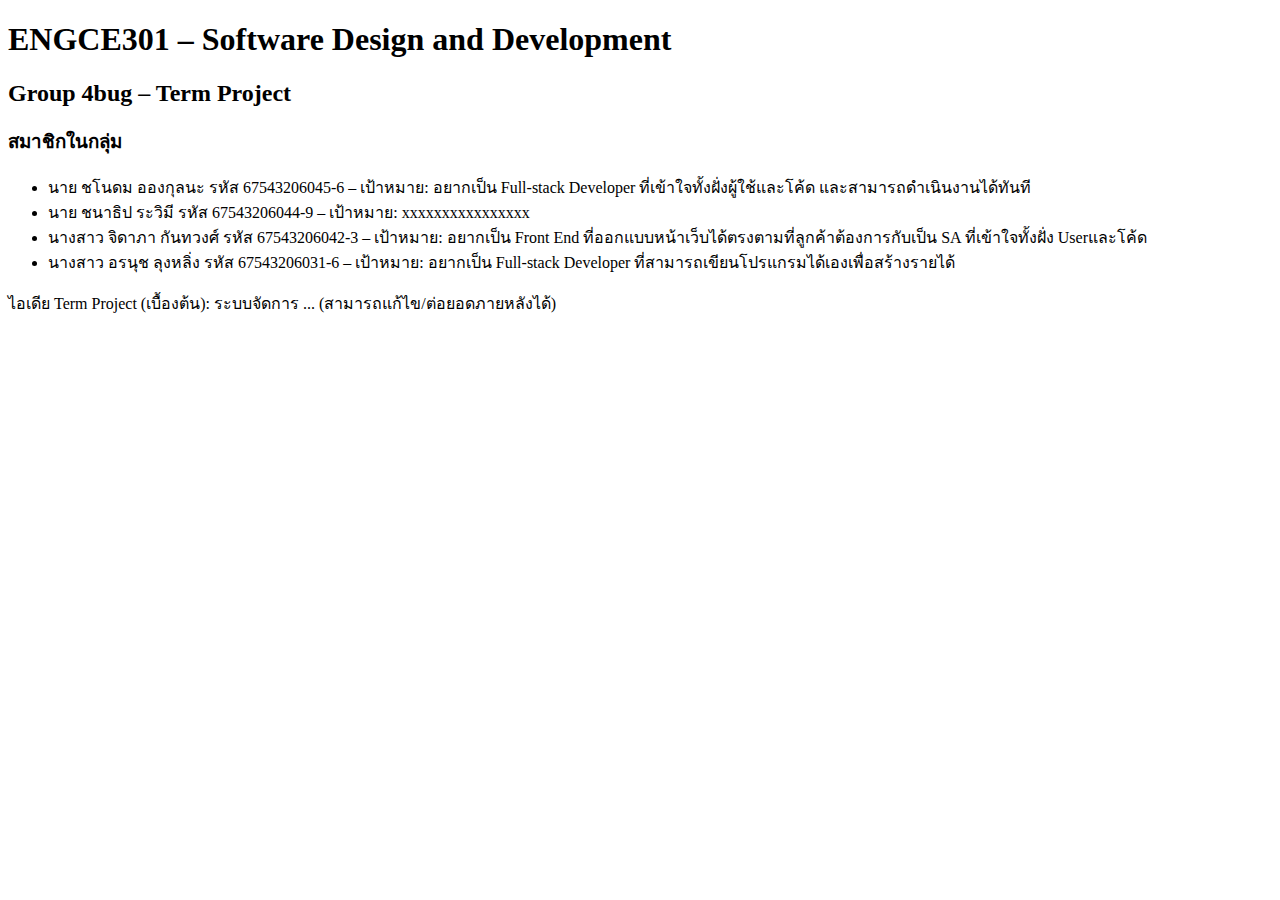
<file: index.html>
<!DOCTYPE html>
<html lang="th">
<head>
  <meta charset="UTF-8" />
  <title>Hello ENGCE301 – Group 4bug</title>
</head>
<body>
  <h1>ENGCE301 – Software Design and Development</h1>
  <h2>Group 4bug – Term Project</h2>

  <h3>สมาชิกในกลุ่ม</h3>
  <ul>
    <li>นาย ชโนดม อองกุลนะ รหัส 67543206045-6 – เป้าหมาย: อยากเป็น Full-stack Developer ที่เข้าใจทั้งฝั่งผู้ใช้และโค้ด และสามารถดำเนินงานได้ทันที</li>
    <li>นาย ชนาธิป  ระวิมี รหัส 67543206044-9 – เป้าหมาย: xxxxxxxxxxxxxxxx</li>
    <li>นางสาว จิดาภา กันทวงศ์ รหัส 67543206042-3 – เป้าหมาย: อยากเป็น Front End ที่ออกแบบหน้าเว็บได้ตรงตามที่ลูกค้าต้องการกับเป็น SA ที่เข้าใจทั้งฝั่ง Userและโค้ด</li>
    <li>นางสาว อรนุช  ลุงหลิ่ง รหัส 67543206031-6 – เป้าหมาย: อยากเป็น Full-stack Developer ที่สามารถเขียนโปรแกรมได้เองเพื่อสร้างรายได้</li>
  </ul>

  <p>ไอเดีย Term Project (เบื้องต้น): ระบบจัดการ ... (สามารถแก้ไข/ต่อยอดภายหลังได้)</p>
</body>
</html>


<script>
  console.log("ENGCE301 Lab 1 script loaded");
  alert("Welcome to Software Engineer World!!")
</script>
</file>
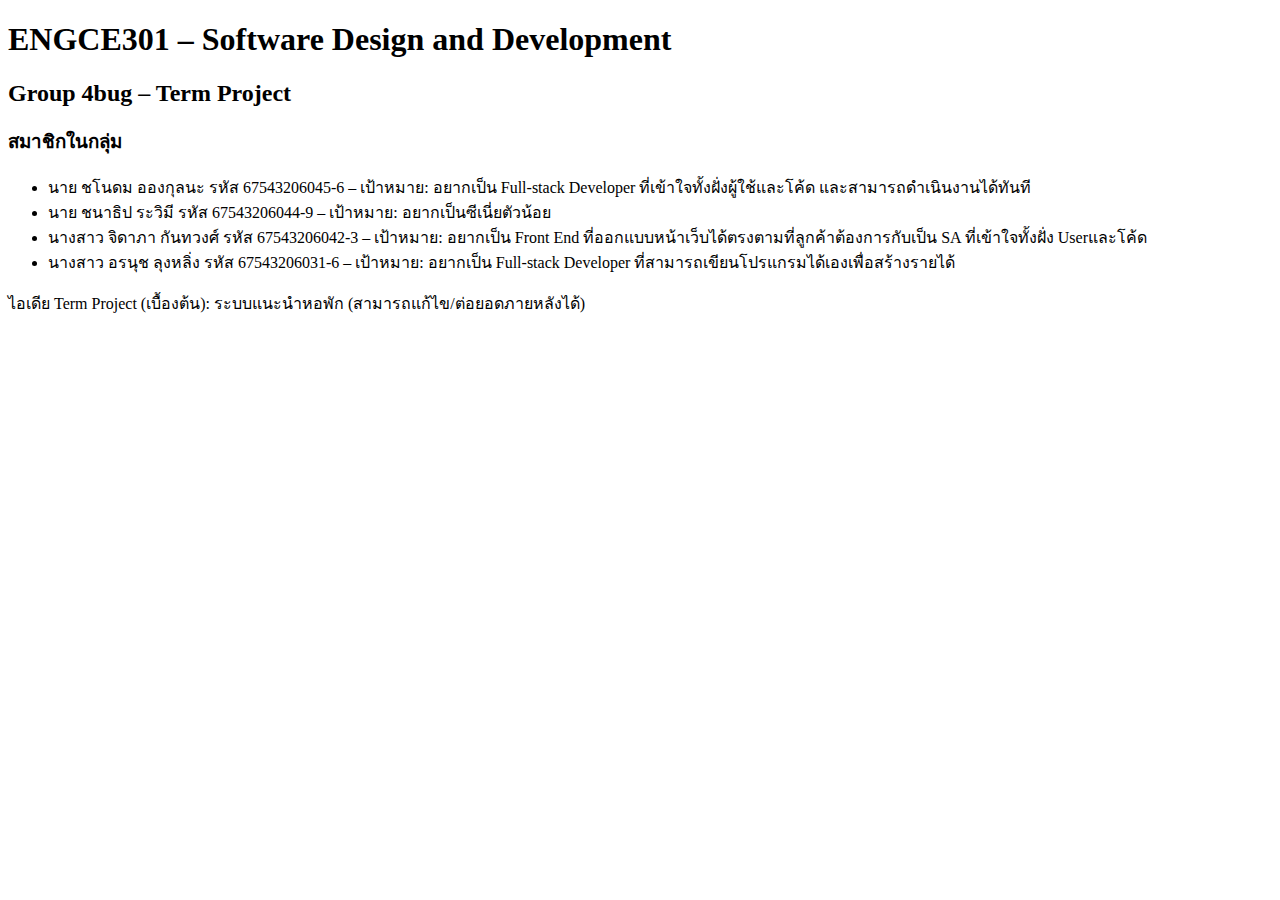
<file: Week-1/index.html>
<!DOCTYPE html>
<html lang="th">
<head>
  <meta charset="UTF-8" />
  <title>Hello ENGCE301 – Group 4bug</title>
</head>
<body>
  <h1>ENGCE301 – Software Design and Development</h1>
  <h2>Group 4bug – Term Project</h2>

  <h3>สมาชิกในกลุ่ม</h3>
  <ul>
    <li>นาย ชโนดม อองกุลนะ รหัส 67543206045-6 – เป้าหมาย: อยากเป็น Full-stack Developer ที่เข้าใจทั้งฝั่งผู้ใช้และโค้ด และสามารถดำเนินงานได้ทันที</li>
    <li>นาย ชนาธิป  ระวิมี รหัส 67543206044-9 – เป้าหมาย: อยากเป็นซีเนี่ยตัวน้อย</li>
    <li>นางสาว จิดาภา กันทวงศ์ รหัส 67543206042-3 – เป้าหมาย: อยากเป็น Front End ที่ออกแบบหน้าเว็บได้ตรงตามที่ลูกค้าต้องการกับเป็น SA ที่เข้าใจทั้งฝั่ง Userและโค้ด</li>
    <li>นางสาว อรนุช  ลุงหลิ่ง รหัส 67543206031-6 – เป้าหมาย: อยากเป็น Full-stack Developer ที่สามารถเขียนโปรแกรมได้เองเพื่อสร้างรายได้</li>
  </ul>

  <p>ไอเดีย Term Project (เบื้องต้น): ระบบแนะนำหอพัก (สามารถแก้ไข/ต่อยอดภายหลังได้)</p>
</body>
</html>


<script>
  console.log("ENGCE301 Lab 1 script loaded");
  alert("Welcome to Software Engineer World!!")
</script>
</file>
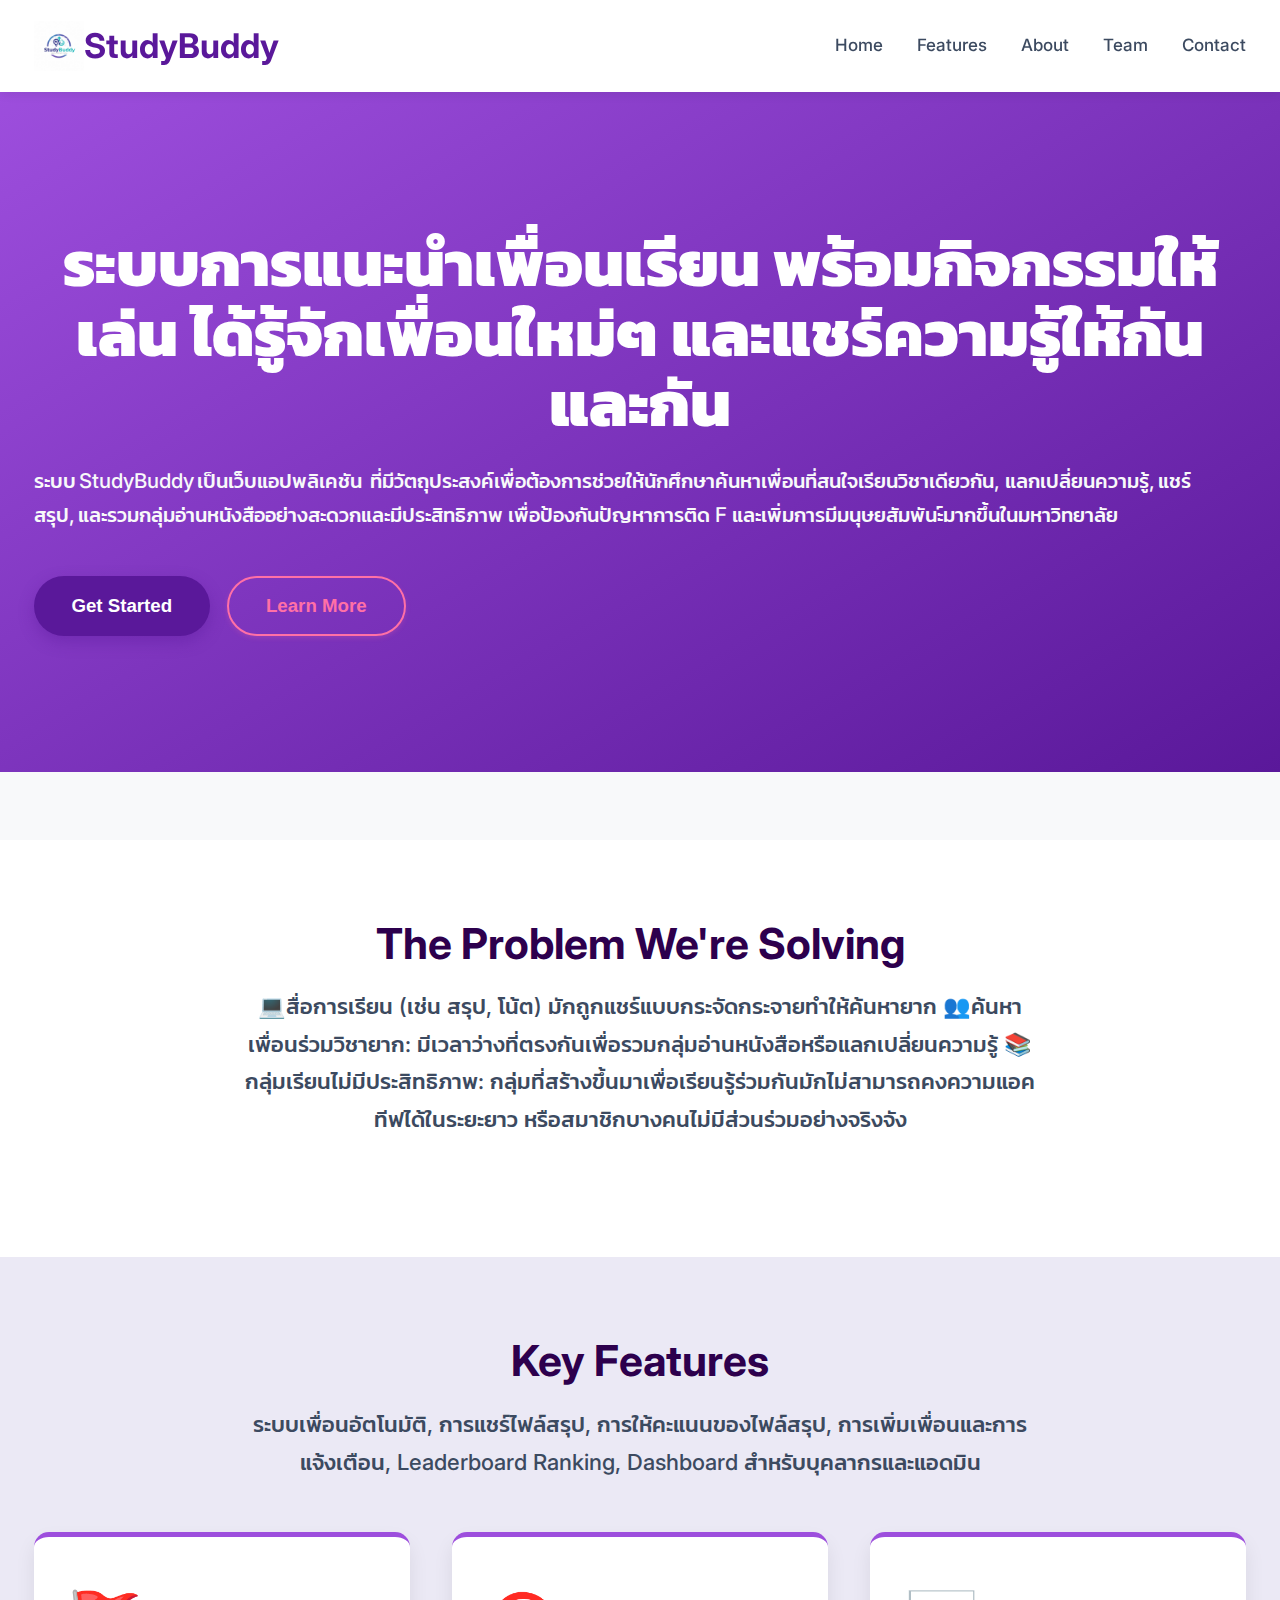
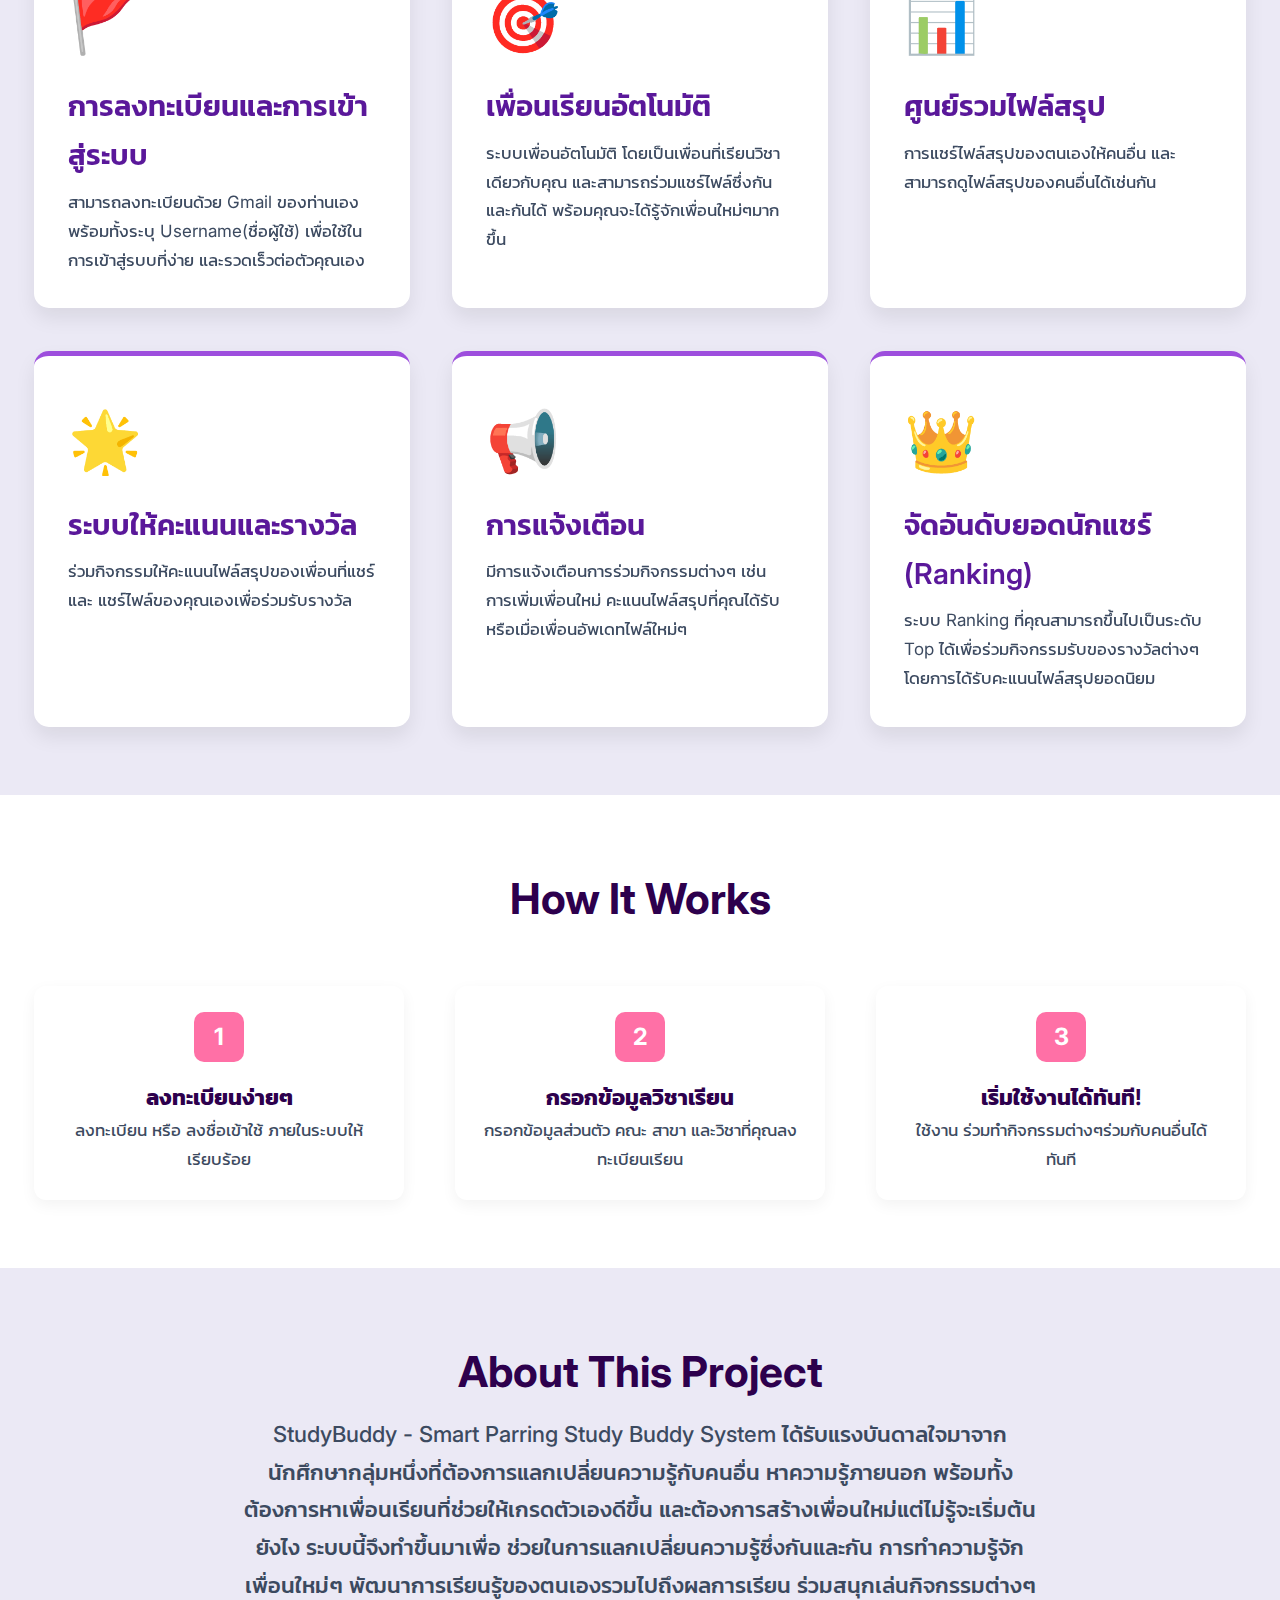
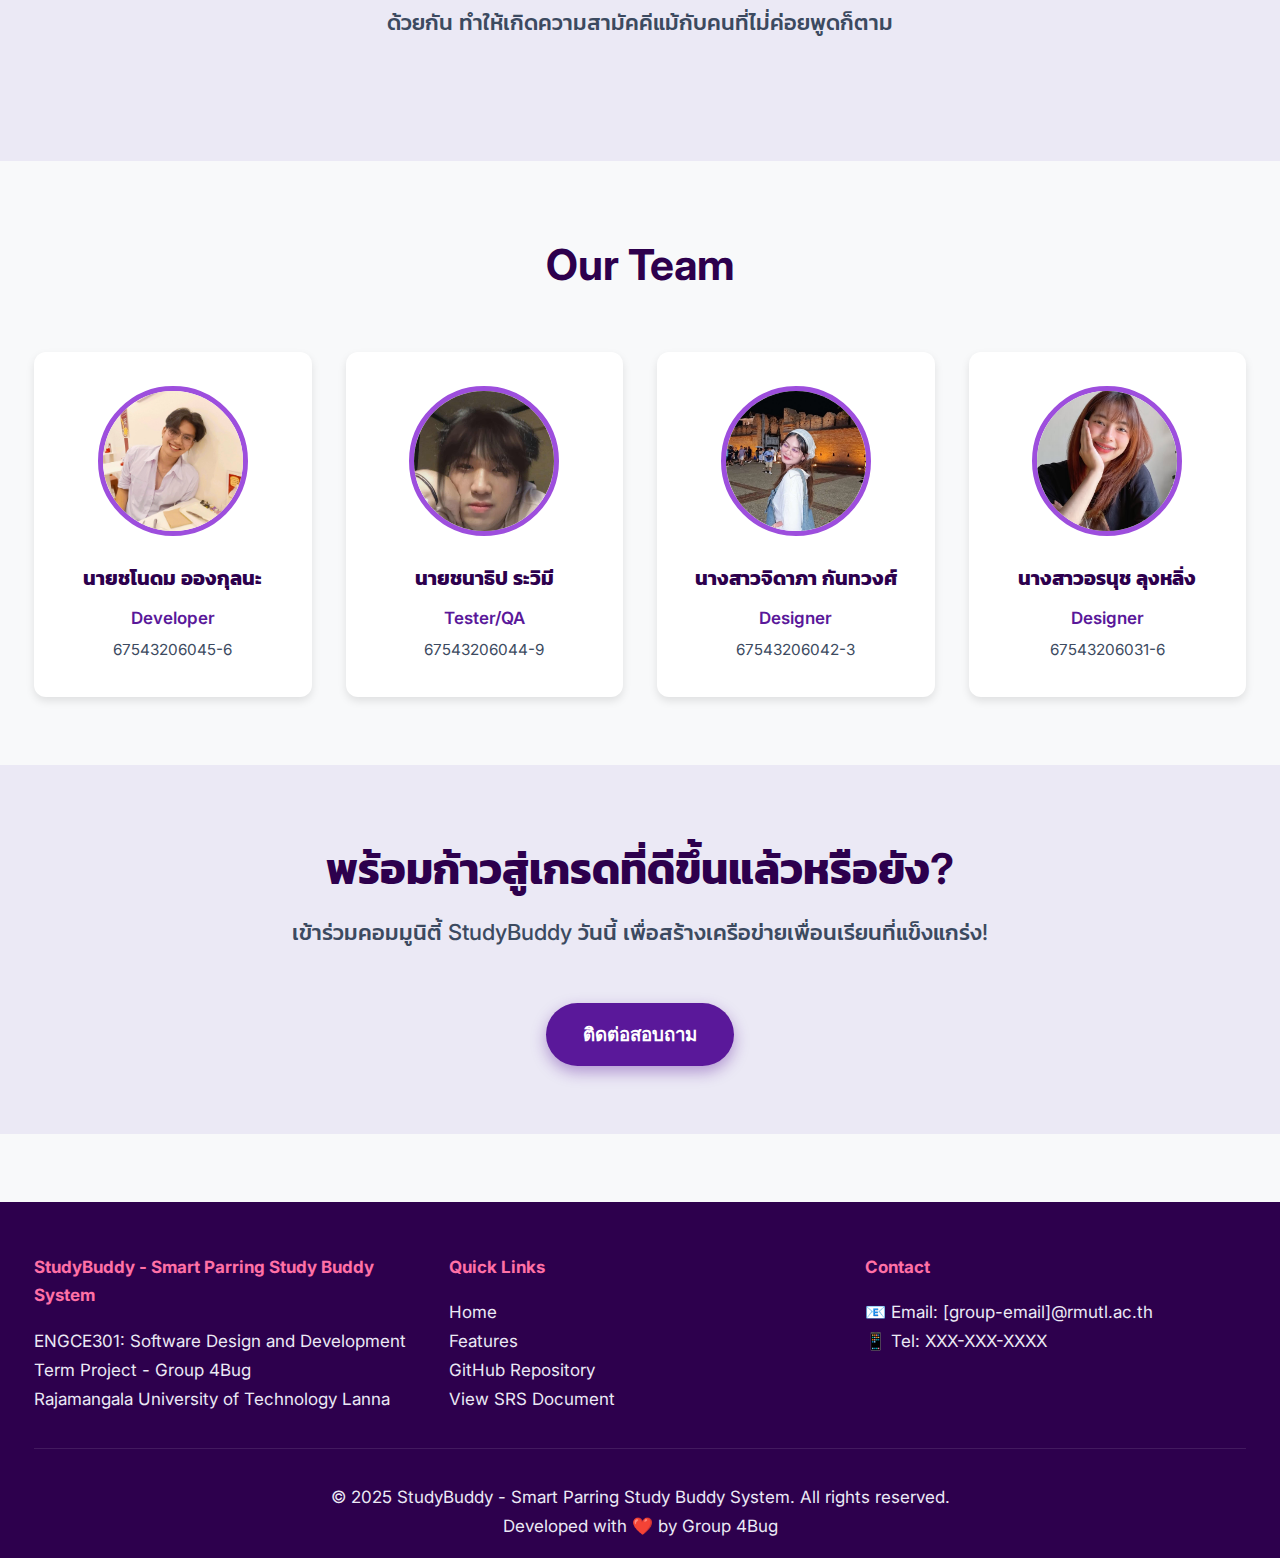
<file: Week-2/index.html>
<!DOCTYPE html>
<html lang="th">
<head>
    <meta charset="UTF-8">
    <meta name="viewport" content="width=device-width, initial-scale=1.0">
    <meta name="description" content="StudyBuddy ระบบหาเพื่อนร่วมเรียนอัตโนมัติ ช่วยให้นักศึกษาค้นหาบัดดี้ที่เรียนวิชาเดียวกัน แลกเปลี่ยนสรุปความรู้ และรวมกลุ่มอ่านหนังสือเพื่อเพิ่มประสิทธิภาพการเรียน">
    <meta name="keywords" content="เพื่อนเรียน, StudyBuddy, หาเพื่อนติว, แชร์สรุป, ระบบจับคู่เพื่อนเรียน, มหาวิทยาลัย">
    <meta name="author" content="Group 4Bug - ENGCE301">
    <title>StudyBuddy: ค้นหาเพื่อนเรียน แชร์ความรู้ สู่เกรดที่ดีขึ้น</title>
    
    <link rel="stylesheet" href="css/style.css">
    
    <link rel="preconnect" href="https://fonts.googleapis.com">
    <link rel="preconnect" href="https://fonts.gstatic.com" crossorigin>
    <link href="https://fonts.googleapis.com/css2?family=Inter:wght@300;400;600;700;900&family=Kanit:wght@300;400;600;700;900&display=swap" rel="stylesheet">
</head>
<body>

    <header class="main-header">
        <div class="container">
            <div class="logo">
                <img src="assets/icons/logo.jpg" alt="Logo">
                <h1>StudyBuddy</h1>
            </div>
            
            <nav class="main-nav">
                <ul>
                    <li><a href="#home">Home</a></li>
                    <li><a href="#features">Features</a></li>
                    <li><a href="#about">About</a></li>
                    <li><a href="#team">Team</a></li>
                    <li><a href="#contact">Contact</a></li>
                </ul>
            </nav>
        </div>
    </header>

    <main>
        
        <section id="home" class="hero-section">
            <div class="container">
                <h2 class="hero-title">
                    ระบบการแนะนำเพื่อนเรียน พร้อมกิจกรรมให้เล่น ได้รู้จักเพื่อนใหม่ๆ และแชร์ความรู้ให้กันและกัน
                </h2>
                <p class="hero-description">
                    ระบบ StudyBuddy เป็นเว็บแอปพลิเคชัน 
                    ที่มีวัตถุประสงค์เพื่อต้องการช่วยให้นักศึกษาค้นหาเพื่อนที่สนใจเรียนวิชาเดียวกัน,
                    แลกเปลี่ยนความรู้, แชร์สรุป, และรวมกลุ่มอ่านหนังสืออย่างสะดวกและมีประสิทธิภาพ
                    เพื่อป้องกันปัญหาการติด F และเพิ่มการมีมนุษยสัมพันะ์มากขึ้นในมหาวิทยาลัย
                </p>
                <div class="hero-cta">
                    <button class="btn btn-primary">Get Started</button>
                    <button class="btn btn-secondary">Learn More</button>
                </div>
            </div>
        </section>

        <section id="problem" class="problem-section">
            <div class="container">
                <h2>The Problem We're Solving</h2>
                <p class="section-description">
                    💻สื่อการเรียน (เช่น สรุป, โน้ต) มักถูกแชร์แบบกระจัดกระจายทำให้ค้นหายาก
                    👥ค้นหาเพื่อนร่วมวิชายาก: มีเวลาว่างที่ตรงกันเพื่อรวมกลุ่มอ่านหนังสือหรือแลกเปลี่ยนความรู้
                    📚กลุ่มเรียนไม่มีประสิทธิภาพ: กลุ่มที่สร้างขึ้นมาเพื่อเรียนรู้ร่วมกันมักไม่สามารถคงความแอคทีฟได้ในระยะยาว หรือสมาชิกบางคนไม่มีส่วนร่วมอย่างจริงจัง
                </p>
            </div>
        </section>

        <section id="features" class="features-section">
            <div class="container">
                <h2>Key Features</h2>
                <p class="section-description">
                    ระบบเพื่อนอัตโนมัติ, การแชร์ไฟล์สรุป, การให้คะแนนของไฟล์สรุป, การเพิ่มเพื่อนและการแจ้งเตือน, 
                    Leaderboard Ranking, Dashboard สำหรับบุคลากรและแอดมิน
                </p>
                
                <div class="features-grid">
                    <!-- Feature Card 0 -->
                    <article class="feature-card">
                        <div class="feature-icon">
                            <span>🚩</span>
                        </div>
                        <h3>การลงทะเบียนและการเข้าสู่ระบบ</h3>
                        <p>สามารถลงทะเบียนด้วย Gmail ของท่านเองพร้อมทั้งระบุ Username(ชื่อผู้ใช้) เพื่อใช้ในการเข้าสู่รบบที่ง่าย และรวดเร็วต่อตัวคุณเอง</p>
                    </article>

                    <!-- Feature Card 1 -->
                    <article class="feature-card">
                        <div class="feature-icon">
                            <span>🎯</span>
                        </div>
                        <h3>เพื่อนเรียนอัตโนมัติ</h3>
                        <p>ระบบเพื่อนอัตโนมัติ โดยเป็นเพื่อนที่เรียนวิชาเดียวกับคุณ
                            และสามารถร่วมแชร์ไฟล์ซึ่งกันและกันได้ พร้อมคุณจะได้รู้จักเพื่อนใหม่ๆมากขึ้น
                        </p>
                    </article>

                    <article class="feature-card">
                        <div class="feature-icon">
                            <span>📊</span>
                        </div>
                        <h3>ศูนย์รวมไฟล์สรุป</h3>
                        <p>การแชร์ไฟล์สรุปของตนเองให้คนอื่น และสามารถดูไฟล์สรุปของคนอื่นได้เช่นกัน</p>
                    </article>

                    <article class="feature-card">
                        <div class="feature-icon">
                            <span>🌟</span>
                        </div>
                        <h3>ระบบให้คะแนนและรางวัล</h3>
                        <p>ร่วมกิจกรรมให้คะแนนไฟล์สรุปของเพื่อนที่แชร์และ แชร์ไฟล์ของคุณเองเพื่อร่วมรับรางวัล</p>
                    </article>

                    <article class="feature-card">
                        <div class="feature-icon">
                            <span>📢</span>
                        </div>
                        <h3>การแจ้งเตือน</h3>
                        <p>มีการแจ้งเตือนการร่วมกิจกรรมต่างๆ เช่น การเพิ่มเพื่อนใหม่ คะแนนไฟล์สรุปที่คุณได้รับ หรือเมื่อเพื่อนอัพเดทไฟล์ใหม่ๆ</p>
                    </article>

                    <article class="feature-card">
                        <div class="feature-icon">
                            <span>👑</span>
                        </div>
                        <h3>จัดอันดับยอดนักแชร์ (Ranking)</h3>
                        <p>ระบบ Ranking ที่คุณสามารถขึ้นไปเป็นระดับ Top ได้เพื่อร่วมกิจกรรมรับของรางวัลต่างๆ โดยการได้รับคะแนนไฟล์สรุปยอดนิยม</p>
                    </article>

                    

                    <!-- เพิ่ม feature cards ตามความเหมาะสม (แนะนำ 4-6 อัน) -->
                </div>
            </div>
        </section>

        <section id="how-it-works" class="how-section">
            <div class="container">
                <h2>How It Works</h2>
                <div class="steps">
                    <article class="step">
                        <span class="step-number">1</span>
                        <h3>ลงทะเบียนง่ายๆ</h3>
                        <p>ลงทะเบียน หรือ ลงชื่อเข้าใช้ ภายในระบบให้เรียบร้อย</p>
                    </article>
                    
                    <article class="step">
                        <span class="step-number">2</span>
                        <h3>กรอกข้อมูลวิชาเรียน</h3>
                        <p>กรอกข้อมูลส่วนตัว คณะ สาขา และวิชาที่คุณลงทะเบียนเรียน</p>
                    </article>
                    
                    <article class="step">
                        <span class="step-number">3</span>
                        <h3>เริ่มใช้งานได้ทันที!</h3>
                        <p>ใช้งาน ร่วมทำกิจกรรมต่างๆร่วมกับคนอื่นได้ทันที</p>
                    </article>
                </div>
            </div>
        </section>

        <section id="about" class="about-section">
            <div class="container">
                <h2>About This Project</h2>
                <p class="section-description">
                    StudyBuddy - Smart Parring Study Buddy System ได้รับแรงบันดาลใจมาจาก นักศึกษากลุ่มหนึ่งที่ต้องการแลกเปลี่ยนความรู้กับคนอื่น
                    หาความรู้ภายนอก พร้อมทั้งต้องการหาเพื่อนเรียนที่ช่วยให้เกรดตัวเองดีขึ้น และต้องการสร้างเพื่อนใหม่แต่ไม่รู้จะเริ่มต้นยังไง

                    ระบบนี้จึงทำขึ้นมาเพื่อ ช่วยในการแลกเปลี่ยนความรู้ซึ่งกันและกัน การทำความรู้จักเพื่อนใหม่ๆ พัฒนาการเรียนรู้ของตนเองรวมไปถึงผลการเรียน
                    ร่วมสนุกเล่นกิจกรรมต่างๆด้วยกัน ทำให้เกิดความสามัคคีแม้กับคนที่ไม่่ค่อยพูดก็ตาม
                </p>
            </div>
        </section>

        <section id="team" class="team-section">
            <div class="container">
                <h2>Our Team</h2>
                <div class="team-grid">
                    <article class="team-member">
                        <img src="assets/images/ping.jpg" alt="นายชโนดม อองกุลนะ">
                        <h3>นายชโนดม อองกุลนะ</h3>
                        <p class="role">Developer</p>
                        <p class="student-id">67543206045-6</p>
                    </article>

                    <article class="team-member">
                        <img src="assets/images/tip.jpg" alt="นายชนาธิป ระวิมี">
                        <h3>นายชนาธิป ระวิมี</h3>
                        <p class="role">Tester/QA</p>
                        <p class="student-id">67543206044-9</p>
                    </article>

                    <article class="team-member">
                        <img src="assets/images/aom.jpg" alt="นางสาวจิดาภา กันทวงศ์">
                        <h3>นางสาวจิดาภา กันทวงศ์</h3>
                        <p class="role">Designer</p>
                        <p class="student-id">67543206042-3</p>
                    </article>

                    <article class="team-member">
                        <img src="assets/images/nuch.jpg" alt="นางสาวอรนุช ลุงหลิ่ง">
                        <h3>นางสาวอรนุช ลุงหลิ่ง</h3>
                        <p class="role">Designer</p>
                        <p class="student-id">67543206031-6</p>
                    </article>

                    </div>
            </div>
        </section>

        <section id="contact" class="contact-section">
            <div class="container">
                <h2>พร้อมก้าวสู่เกรดที่ดีขึ้นแล้วหรือยัง?</h2>
                <p class="section-description">เข้าร่วมคอมมูนิตี้ StudyBuddy วันนี้ เพื่อสร้างเครือข่ายเพื่อนเรียนที่แข็งแกร่ง!</p>
                <button class="btn btn-primary">ติดต่อสอบถาม</button>
            </div>
        </section>

    </main>

    <footer class="main-footer">
        <div class="container">
            <div class="footer-content">
                <div class="footer-info">
                    <h4>StudyBuddy - Smart Parring Study Buddy System</h4>
                    <p>ENGCE301: Software Design and Development</p>
                    <p>Term Project - Group 4Bug</p>
                    <p>Rajamangala University of Technology Lanna</p>
                </div>

                <div class="footer-links">
                    <h4>Quick Links</h4>
                    <ul>
                        <li><a href="#home">Home</a></li>
                        <li><a href="#features">Features</a></li>
                        <li><a href="https://github.com/BlackglassesDev/BlackglassesDev.github.io" target="_blank">GitHub Repository</a></li>
                        <li><a href="SRS_Draft.md">View SRS Document</a></li>
                    </ul>
                </div>

                <div class="footer-contact">
                    <h4>Contact</h4>
                    <p>📧 Email: [group-email]@rmutl.ac.th</p>
                    <p>📱 Tel: XXX-XXX-XXXX</p>
                </div>
            </div>

            <div class="footer-bottom">
                <p>&copy; 2025 StudyBuddy - Smart Parring Study Buddy System. All rights reserved.</p>
                <p>Developed with ❤️ by Group 4Bug</p>
            </div>
        </div>
    </footer>

</body>
</html>
</file>
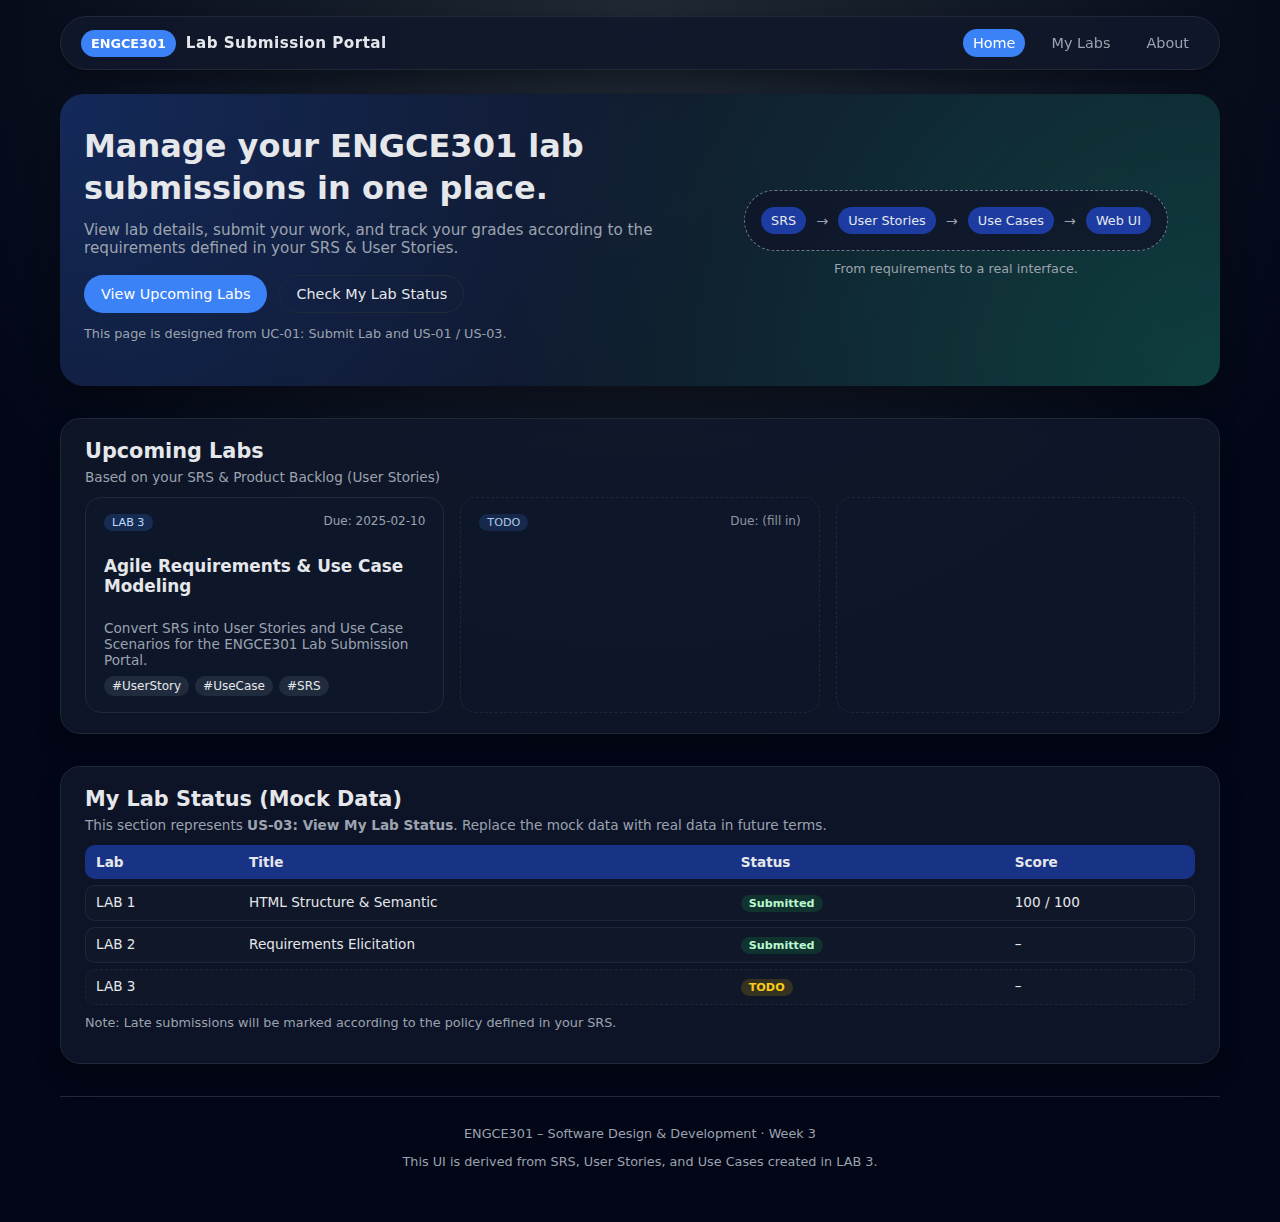
<file: Week-3/index.html>
<!DOCTYPE html>
<html lang="en">
<head>
    <meta charset="UTF-8">
    <title>ENGCE301 Lab Submission Portal</title>
    <meta name="viewport" content="width=device-width, initial-scale=1.0">

    <!-- TODO: Student – ถ้าต้องการใช้ Google Fonts ให้เพิ่ม <link> ที่นี่
         และไปกำหนดในตัวแปร --font-sans ที่ styles.css -->
    <link rel="stylesheet" href="css/styles.css">
</head>
<body>

    <!-- Main Layout Container -->
    <div class="page-container">

        <!-- ========== HEADER + NAVBAR ========== -->
        <header class="site-header">
            <div class="logo">
                <!-- สามารถใส่โลโก้มหาวิทยาลัย หรือใช้ตัวอักษรแทน -->
                <span class="logo-mark">ENGCE301</span>
                <span class="logo-text">Lab Submission Portal</span>
            </div>

            <nav class="main-nav">
                <!-- TODO: Student – ตรวจสอบลิงก์ให้ทำงานได้ครบทั้ง 3 หน้า -->
                <a href="index.html" class="nav-link active">Home</a>
                <a href="my-labs.html" class="nav-link">My Labs</a>
                <a href="about.html" class="nav-link">About</a>
            </nav>
        </header>

        <!-- ========== HERO SECTION ========== -->
        <main>
            <section class="hero-section">
                <div class="hero-content">
                    <!-- TODO: Student – ปรับข้อความ Hero ให้สอดคล้องกับ SRS/User Stories ของกลุ่ม
                         ตัวอย่าง: เน้นเรื่องการส่งงาน, การดูสถานะ, ความยุติธรรมของการให้คะแนน -->
                    <h1>Manage your ENGCE301 lab submissions in one place.</h1>
                    <p class="hero-subtitle">
                        View lab details, submit your work, and track your grades
                        according to the requirements defined in your SRS &amp; User Stories.
                    </p>

                    <div class="hero-actions">
                        <a href="#upcoming-labs" class="btn primary">
                            View Upcoming Labs
                        </a>
                        <a href="#my-status" class="btn secondary">
                            Check My Lab Status
                        </a>
                    </div>

                    <p class="hero-note">
                        <!-- TODO: Student – แทนค่าด้วยข้อความที่โยงกับ Use Case เช่น UC-01 Submit Lab -->
                        This page is designed from UC-01: Submit Lab and US-01 / US-03.
                    </p>
                </div>

                <div class="hero-visual">
                    <!-- Infographic แบบง่าย ใช้กล่องแทน "Flow" ของ Use Case -->
                    <div class="hero-flow-card">
                        <div class="flow-step">SRS</div>
                        <span class="flow-arrow">→</span>
                        <div class="flow-step">User Stories</div>
                        <span class="flow-arrow">→</span>
                        <div class="flow-step">Use Cases</div>
                        <span class="flow-arrow">→</span>
                        <div class="flow-step">Web UI</div>
                    </div>
                    <p class="hero-visual-caption">
                        From requirements to a real interface.
                    </p>
                </div>
            </section>

            <!-- ========== UPCOMING LABS SECTION ========== -->
            <section id="upcoming-labs" class="section section-labs">
                <header class="section-header">
                    <h2>Upcoming Labs</h2>
                    <p>Based on your SRS &amp; Product Backlog (User Stories)</p>
                </header>

                <div class="labs-grid">
                    <!-- ตัวอย่างการ์ด Lab 1 (ทำให้แล้ว) -->
                    <article class="lab-card">
                        <div class="lab-meta">
                            <span class="badge badge-lab">LAB 3</span>
                            <span class="lab-deadline">Due: 2025-02-10</span>
                        </div>
                        <h3>Agile Requirements &amp; Use Case Modeling</h3>
                        <p class="lab-desc">
                            Convert SRS into User Stories and Use Case Scenarios
                            for the ENGCE301 Lab Submission Portal.
                        </p>
                        <ul class="lab-tags">
                            <li>#UserStory</li>
                            <li>#UseCase</li>
                            <li>#SRS</li>
                        </ul>
                    </article>

                    <!-- TODO: Student – เพิ่ม Lab Card อย่างน้อย 2 ใบ ให้ตรงกับ Backlog ของกลุ่ม
                         ตัวอย่าง: LAB 4 – HTML Form for Submit Lab, LAB 5 – Authentication, etc. -->
                    <article class="lab-card todo">
                        <div class="lab-meta">
                            <span class="badge badge-lab">TODO</span>
                            <span class="lab-deadline">Due: (fill in)</span>
                        </div>
                        <h3><!-- TODO: ชื่อ LAB ของกลุ่ม --></h3>
                        <p class="lab-desc">
                            <!-- TODO: คำอธิบายสั้น ๆ ของ LAB ที่เชื่อมกับ User Story จริง -->
                        </p>
                        <ul class="lab-tags">
                            <!-- TODO: แท็กที่เกี่ยวข้อง เช่น #HTML #CSS #BoxModel -->
                        </ul>
                    </article>

                    <article class="lab-card todo">
                        <!-- TODO: Student – Lab Card เพิ่มเติม -->
                    </article>
                </div>
            </section>

            <!-- ========== MY STATUS SECTION ========== -->
            <section id="my-status" class="section section-status">
                <header class="section-header">
                    <h2>My Lab Status (Mock Data)</h2>
                    <p>
                        This section represents <strong>US-03: View My Lab Status</strong>.
                        Replace the mock data with real data in future terms.
                    </p>
                </header>

                <div class="status-table">
                    <div class="status-row status-header">
                        <span>Lab</span>
                        <span>Title</span>
                        <span>Status</span>
                        <span>Score</span>
                    </div>

                    <!-- แถวตัวอย่าง 1 -->
                    <div class="status-row">
                        <span>LAB 1</span>
                        <span>HTML Structure &amp; Semantic</span>
                        <span><span class="status-tag status-done">Submitted</span></span>
                        <span>100 / 100</span>
                    </div>

                    <!-- แถวตัวอย่าง 2 -->
                    <div class="status-row">
                        <span>LAB 2</span>
                        <span>Requirements Elicitation</span>
                        <span><span class="status-tag status-done">Submitted</span></span>
                        <span>–</span>
                    </div>

                    <!-- TODO: Student – เพิ่มแถว mock data สำหรับ LAB 3-5
                         และใช้ class status-pending / status-late ตามเงื่อนไขที่กลุ่มกำหนด -->
                    <div class="status-row todo">
                        <span>LAB 3</span>
                        <span><!-- TODO: ชื่อ LAB 3 ของกลุ่ม --></span>
                        <span><span class="status-tag status-pending">TODO</span></span>
                        <span>–</span>
                    </div>
                </div>

                <p class="section-note">
                    <!-- TODO: Student – เขียนข้อความอธิบายเชื่อมกับ Late Submission Policy จาก SRS -->
                    Note: Late submissions will be marked according to the policy defined in your SRS.
                </p>
            </section>

        </main>

        <!-- ========== FOOTER ========== -->
        <footer class="site-footer">
            <p>ENGCE301 – Software Design &amp; Development · Week 3</p>
            <p class="footer-small">
                This UI is derived from SRS, User Stories, and Use Cases created in LAB 3.
            </p>
        </footer>
    </div>

</body>
</html>
</file>
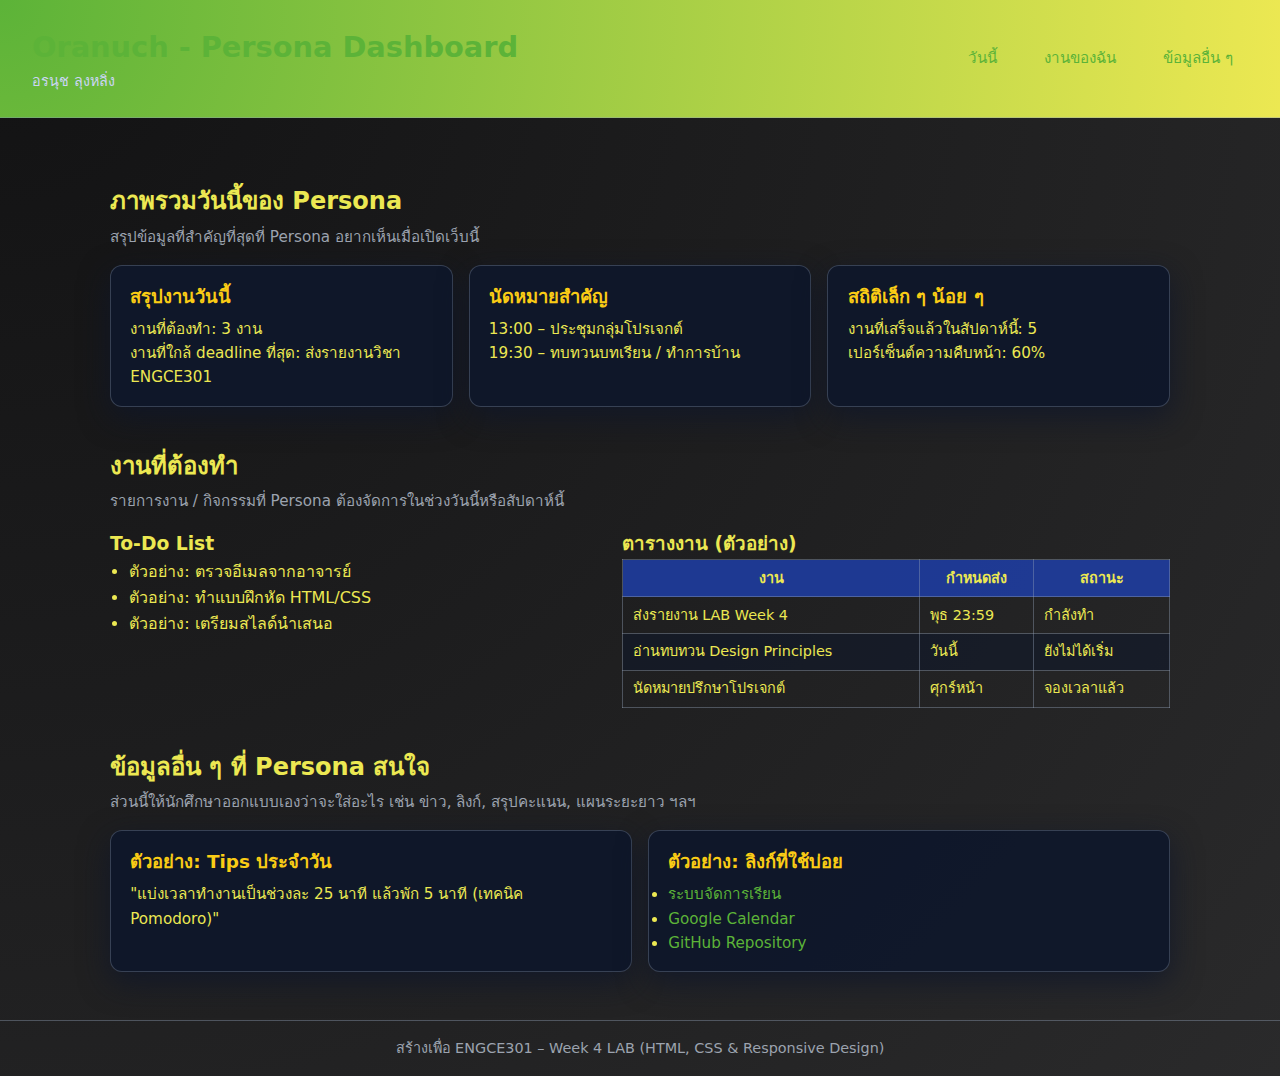
<file: Week-4/Oranuch/index.html>
<!DOCTYPE html>
<html lang="th">
<head>
    <meta charset="UTF-8">
    <meta name="viewport" content="width=device-width, initial-scale=1.0">
    <title>Week 4 – Persona Dashboard (Starter)</title>

    <!-- TODO: นักศึกษาสามารถเปลี่ยนฟอนต์ตามชอบ เช่น Google Fonts -->
    <link rel="stylesheet" href="style.css">
</head>
<body>
    <!-- 
        TODO: ส่วนนี้ให้เขียนใน README.md แยกต่างหาก
        - อธิบาย Persona (ชื่อ, อายุ, อาชีพ, Goals, Pain Points)
        - อธิบายว่าหน้าเว็บนี้ตอบโจทย์ Persona อย่างไร
    -->

    <header class="site-header">
        <div class="logo-area">
            <!-- TODO: เปลี่ยนชื่อระบบ/โลโก้ให้เข้ากับ Persona -->
            <h1>Oranuch - Persona Dashboard</h1>
            <p class="tagline">อรนุช ลุงหลิ่ง</p>
        </div>

        <nav class="main-nav">
            <!-- 
                TODO: ปรับชื่อเมนูให้เข้ากับ Persona
                เช่น "วันนี้", "งานที่ต้องทำ", "สถิติ", "ประวัติ", ฯลฯ
            -->
            <a href="#today">วันนี้</a>
            <a href="#tasks">งานของฉัน</a>
            <a href="#extra">ข้อมูลอื่น ๆ</a>
        </nav>
    </header>

    <main>
        <!-- Section 1: ภาพรวมวันนี้ / Overview -->
        <section id="today" class="section section-today">
            <header class="section-header">
                <h2>ภาพรวมวันนี้ของ Persona</h2>
                <!-- TODO: สรุปสั้น ๆ ว่า Persona สนใจอะไรเป็นอันดับแรก -->
                <p class="section-subtitle">
                    สรุปข้อมูลที่สำคัญที่สุดที่ Persona อยากเห็นเมื่อเปิดเว็บนี้
                </p>
            </header>

            <div class="cards-row">
                <!-- 
                    TODO: ให้นักศึกษาเปลี่ยนเนื้อหาในแต่ละ .card 
                    ให้ตรงกับ persona ของกลุ่มตัวเอง
                -->
                <article class="card">
                    <h3>สรุปงานวันนี้</h3>
                    <p>งานที่ต้องทำ: 3 งาน</p>
                    <p>งานที่ใกล้ deadline ที่สุด: ส่งรายงานวิชา ENGCE301</p>
                    <!-- TODO: เปลี่ยนข้อมูลเป็นของ Persona -->
                </article>

                <article class="card">
                    <h3>นัดหมายสำคัญ</h3>
                    <p>13:00 – ประชุมกลุ่มโปรเจกต์</p>
                    <p>19:30 – ทบทวนบทเรียน / ทำการบ้าน</p>
                    <!-- TODO: ปรับให้ตรงกับชีวิตจริงของ Persona -->
                </article>

                <article class="card">
                    <h3>สถิติเล็ก ๆ น้อย ๆ</h3>
                    <p>งานที่เสร็จแล้วในสัปดาห์นี้: 5</p>
                    <p>เปอร์เซ็นต์ความคืบหน้า: 60%</p>
                    <!-- TODO: อาจเปลี่ยนเป็นกราฟแท่ง/แถบ progress bar ในเวอร์ชันถัดไป -->
                </article>
            </div>
        </section>

        <!-- Section 2: งานที่ต้องทำ / Tasks -->
        <section id="tasks" class="section section-tasks">
            <header class="section-header">
                <h2>งานที่ต้องทำ</h2>
                <p class="section-subtitle">
                    รายการงาน / กิจกรรมที่ Persona ต้องจัดการในช่วงวันนี้หรือสัปดาห์นี้
                </p>
            </header>

            <!-- 
                TODO: เลือกว่าจะใช้ <ul>, <ol> หรือ <table> ตามลักษณะข้อมูล
                และให้นักศึกษาออกแบบรูปแบบข้อมูลเอง
            -->
            <div class="tasks-layout">
                <div class="tasks-list">
                    <h3>To-Do List</h3>
                    <ul>
                        <li>ตัวอย่าง: ตรวจอีเมลจากอาจารย์</li>
                        <li>ตัวอย่าง: ทำแบบฝึกหัด HTML/CSS</li>
                        <li>ตัวอย่าง: เตรียมสไลด์นำเสนอ</li>
                        <!-- TODO: เปลี่ยนรายการเป็นงานจริงของ Persona -->
                    </ul>
                </div>

                <div class="tasks-table-wrapper">
                    <h3>ตารางงาน (ตัวอย่าง)</h3>
                    <table class="tasks-table">
                        <thead>
                            <tr>
                                <th>งาน</th>
                                <th>กำหนดส่ง</th>
                                <th>สถานะ</th>
                            </tr>
                        </thead>
                        <tbody>
                            <tr>
                                <td>ส่งรายงาน LAB Week 4</td>
                                <td>พุธ 23:59</td>
                                <td>กำลังทำ</td>
                            </tr>
                            <tr>
                                <td>อ่านทบทวน Design Principles</td>
                                <td>วันนี้</td>
                                <td>ยังไม่ได้เริ่ม</td>
                            </tr>
                            <tr>
                                <td>นัดหมายปรึกษาโปรเจกต์</td>
                                <td>ศุกร์หน้า</td>
                                <td>จองเวลาแล้ว</td>
                            </tr>
                            <!-- TODO: ปรับข้อมูลตารางให้เข้ากับ Persona -->
                        </tbody>
                    </table>
                </div>
            </div>
        </section>

        <!-- Section 3: ข้อมูลเสริม / Extra Info -->
        <section id="extra" class="section section-extra">
            <header class="section-header">
                <h2>ข้อมูลอื่น ๆ ที่ Persona สนใจ</h2>
                <p class="section-subtitle">
                    ส่วนนี้ให้นักศึกษาออกแบบเองว่าจะใส่อะไร เช่น ข่าว, ลิงก์, สรุปคะแนน, แผนระยะยาว ฯลฯ
                </p>
            </header>

            <div class="extra-layout">
                <article class="card">
                    <h3>ตัวอย่าง: Tips ประจำวัน</h3>
                    <p>
                        "แบ่งเวลาทำงานเป็นช่วงละ 25 นาที แล้วพัก 5 นาที (เทคนิค Pomodoro)"
                    </p>
                    <!-- TODO: เปลี่ยนเป็น Tips ที่ตรงกับวิธีการทำงานของ Persona -->
                </article>

                <article class="card">
                    <h3>ตัวอย่าง: ลิงก์ที่ใช้บ่อย</h3>
                    <ul>
                        <li><a href="#">ระบบจัดการเรียน</a></li>
                        <li><a href="#">Google Calendar</a></li>
                        <li><a href="#">GitHub Repository</a></li>
                        <!-- TODO: เปลี่ยนลิงก์ให้ตรงกับของจริงที่ Persona ใช้ -->
                    </ul>
                </article>
            </div>
        </section>
    </main>

    <footer class="site-footer">
        <!-- TODO: ปรับข้อความ footer ตามที่กลุ่มต้องการ -->
        <p>สร้างเพื่อ ENGCE301 – Week 4 LAB (HTML, CSS &amp; Responsive Design)</p>
    </footer>

    <!-- 
        TODO (เสริม): 
        - นักศึกษาอาจเพิ่มปุ่มกลับขึ้นด้านบน
        - หรือส่วนสรุป Persona อย่างสั้น ๆ ใน footer หรือ sidebar
    -->
</body>
</html>
</file>
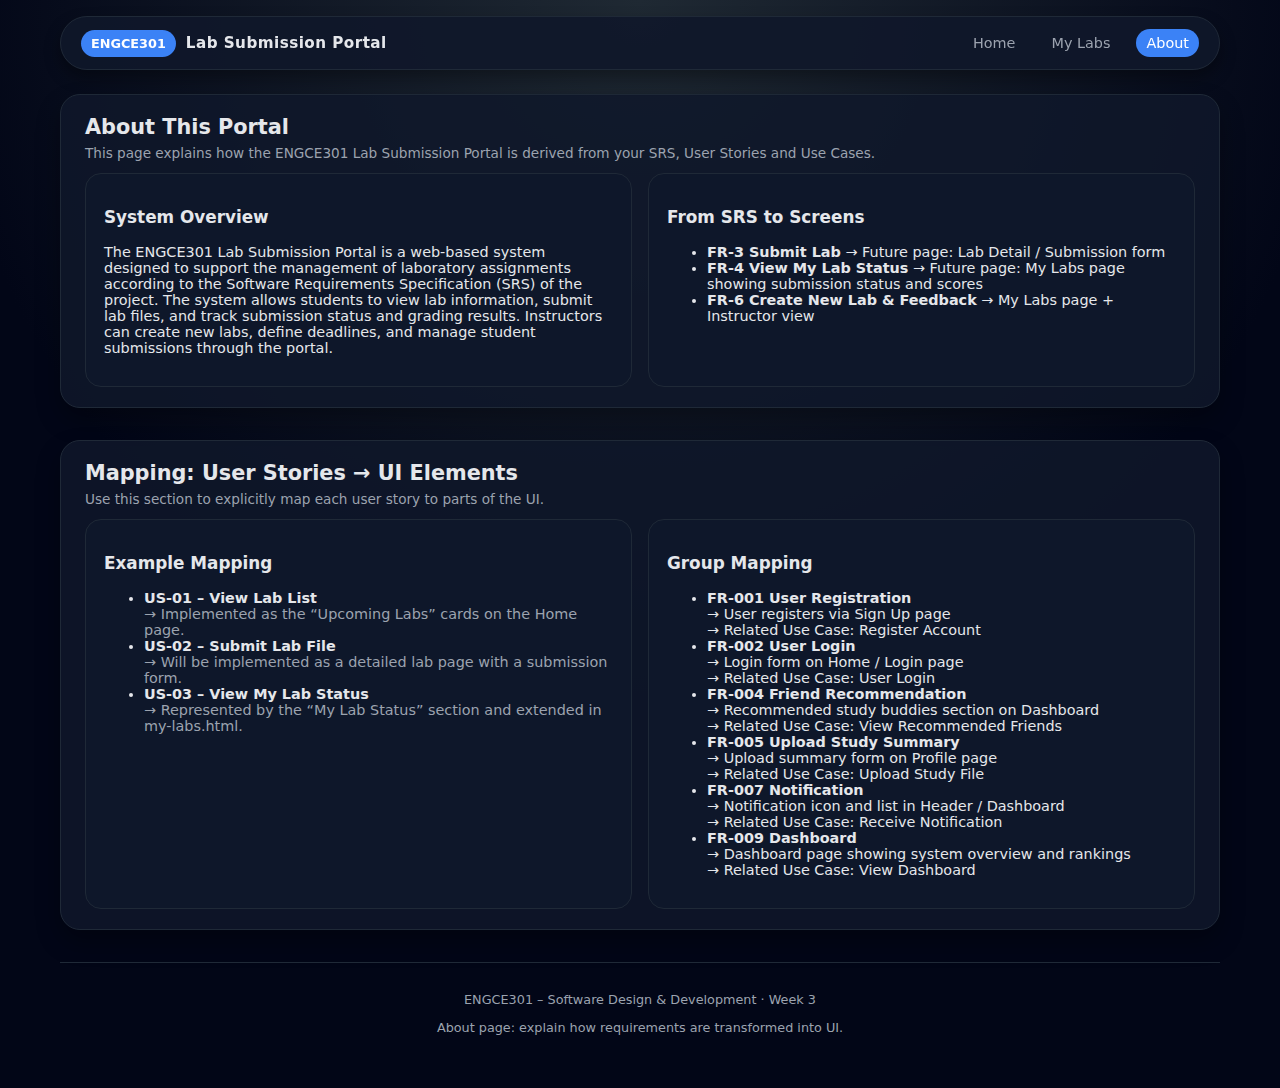
<file: Week-3/about.html>
<!DOCTYPE html>
<html lang="en">

<head>
    <meta charset="UTF-8">
    <title>About · ENGCE301 Lab Submission Portal</title>
    <meta name="viewport" content="width=device-width, initial-scale=1.0">
    <link rel="stylesheet" href="css/styles.css">
</head>

<body>

    <div class="page-container">

        <!-- HEADER -->
        <header class="site-header">
            <div class="logo">
                <span class="logo-mark">ENGCE301</span>
                <span class="logo-text">Lab Submission Portal</span>
            </div>

            <nav class="main-nav">
                <a href="index.html" class="nav-link">Home</a>
                <a href="my-labs.html" class="nav-link">My Labs</a>
                <a href="about.html" class="nav-link active">About</a>
            </nav>
        </header>

        <!-- CONTENT -->
        <main>
            <section class="section">
                <header class="section-header">
                    <h2>About This Portal</h2>
                    <p>
                        This page explains how the ENGCE301 Lab Submission Portal
                        is derived from your SRS, User Stories and Use Cases.
                    </p>
                </header>

                <div class="content-grid">
                    <article class="content-card">
                        <h3>System Overview</h3>
                        <p>
                            The ENGCE301 Lab Submission Portal is a web-based system designed
                            to support the management of laboratory assignments according to
                            the Software Requirements Specification (SRS) of the project.
                            The system allows students to view lab information, submit lab files,
                            and track submission status and grading results.
                            Instructors can create new labs, define deadlines, and manage
                            student submissions through the portal.
                        </p>
                    </article>

                    <article class="content-card">
                        <h3>From SRS to Screens</h3>
                        <ul>
                            <li><strong>FR-3 Submit Lab</strong> → Future page: Lab Detail / Submission form</li>
                            <li><strong>FR-4 View My Lab Status</strong> → Future page: My Labs page showing submission
                                status and scores</li>
                            <li><strong>FR-6 Create New Lab &amp; Feedback</strong> → My Labs page + Instructor view
                            </li>
                        </ul>
                    </article>
                </div>
            </section>

            <section class="section">
                <header class="section-header">
                    <h2>Mapping: User Stories → UI Elements</h2>
                    <p>Use this section to explicitly map each user story to parts of the UI.</p>
                </header>

                <div class="content-grid">
                    <article class="content-card">
                        <h3>Example Mapping</h3>
                        <ul>
                            <li>
                                <strong>US-01 – View Lab List</strong><br>
                                <span class="text-muted">
                                    → Implemented as the “Upcoming Labs” cards on the Home page.
                                </span>
                            </li>
                            <li>
                                <strong>US-02 – Submit Lab File</strong><br>
                                <span class="text-muted">
                                    → Will be implemented as a detailed lab page with a submission form.
                                </span>
                            </li>
                            <li>
                                <strong>US-03 – View My Lab Status</strong><br>
                                <span class="text-muted">
                                    → Represented by the “My Lab Status” section and extended in my-labs.html.
                                </span>
                            </li>
                        </ul>
                    </article>

                    <article class="content-card">
                        <h3>Group Mapping</h3>
                        <ul>
                            <li>
                                <strong>FR-001 User Registration</strong><br>
                                → User registers via Sign Up page<br>
                                → Related Use Case: Register Account
                            </li>

                            <li>
                                <strong>FR-002 User Login</strong><br>
                                → Login form on Home / Login page<br>
                                → Related Use Case: User Login
                            </li>

                            <li>
                                <strong>FR-004 Friend Recommendation</strong><br>
                                → Recommended study buddies section on Dashboard<br>
                                → Related Use Case: View Recommended Friends
                            </li>

                            <li>
                                <strong>FR-005 Upload Study Summary</strong><br>
                                → Upload summary form on Profile page<br>
                                → Related Use Case: Upload Study File
                            </li>

                            <li>
                                <strong>FR-007 Notification</strong><br>
                                → Notification icon and list in Header / Dashboard<br>
                                → Related Use Case: Receive Notification
                            </li>

                            <li>
                                <strong>FR-009 Dashboard</strong><br>
                                → Dashboard page showing system overview and rankings<br>
                                → Related Use Case: View Dashboard
                            </li>
                        </ul>
                    </article>
                </div>
            </section>
        </main>

        <!-- FOOTER -->
        <footer class="site-footer">
            <p>ENGCE301 – Software Design &amp; Development · Week 3</p>
            <p class="footer-small">
                About page: explain how requirements are transformed into UI.
            </p>
        </footer>
    </div>

</body>

</html>
</file>
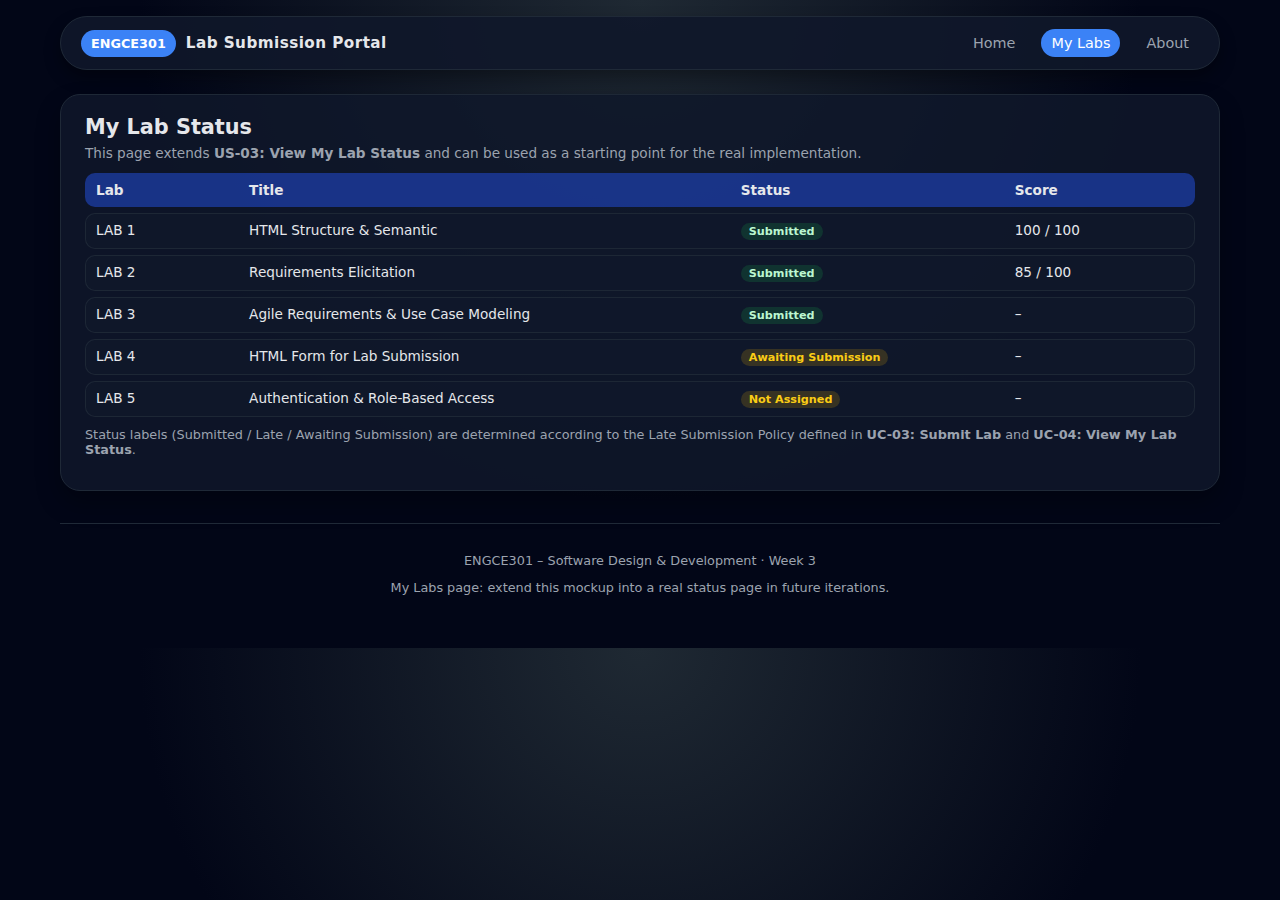
<file: Week-3/my-labs.html>
<!DOCTYPE html>
<html lang="en">

<head>
    <meta charset="UTF-8">
    <title>My Labs · ENGCE301 Lab Submission Portal</title>
    <meta name="viewport" content="width=device-width, initial-scale=1.0">
    <link rel="stylesheet" href="css/styles.css">
</head>

<body>

    <div class="page-container">

        <!-- HEADER -->
        <header class="site-header">
            <div class="logo">
                <span class="logo-mark">ENGCE301</span>
                <span class="logo-text">Lab Submission Portal</span>
            </div>

            <nav class="main-nav">
                <a href="index.html" class="nav-link">Home</a>
                <a href="my-labs.html" class="nav-link active">My Labs</a>
                <a href="about.html" class="nav-link">About</a>
            </nav>
        </header>

        <!-- CONTENT -->
        <main>
            <section class="section section-status">
                <header class="section-header">
                    <h2>My Lab Status</h2>
                    <p>
                        This page extends <strong>US-03: View My Lab Status</strong>
                        and can be used as a starting point for the real implementation.
                    </p>
                </header>

                <div class="status-table">
                    <div class="status-row status-header">
                        <span>Lab</span>
                        <span>Title</span>
                        <span>Status</span>
                        <span>Score</span>
                    </div>

                    <div class="status-row">
                        <span>LAB 1</span>
                        <span>HTML Structure &amp; Semantic</span>
                        <span><span class="status-tag status-done">Submitted</span></span>
                        <span>100 / 100</span>
                    </div>

                    <div class="status-row">
                        <span>LAB 2</span>
                        <span>Requirements Elicitation</span>
                        <span><span class="status-tag status-done">Submitted</span></span>
                        <span>85 / 100</span>
                    </div>

                    <div class="status-row">
                        <span>LAB 3</span>
                        <span>Agile Requirements &amp; Use Case Modeling</span>
                        <span><span class="status-tag status-done"> Submitted</span></span>
                        <span>–</span>
                    </div>

                    <div class="status-row">
                        <span>LAB 4</span>
                        <span>HTML Form for Lab Submission</span>
                        <span><span class="status-tag status-pending">Awaiting Submission</span></span>
                        <span>–</span>
                    </div>

                    <div class="status-row">
                        <span>LAB 5</span>
                        <span>Authentication & Role-Based Access</span>
                        <span><span class="status-tag status-pending">Not Assigned</span></span>
                        <span>–</span>
                    </div>
                </div>

                <p class="section-note">
                    Status labels (Submitted / Late / Awaiting Submission) are determined
                    according to the Late Submission Policy defined in
                    <strong>UC-03: Submit Lab</strong> and
                    <strong>UC-04: View My Lab Status</strong>.
                </p>
            </section>
        </main>

        <!-- FOOTER -->
        <footer class="site-footer">
            <p>ENGCE301 – Software Design &amp; Development · Week 3</p>
            <p class="footer-small">
                My Labs page: extend this mockup into a real status page in future iterations.
            </p>
        </footer>
    </div>

</body>

</html>
</file>
<file: Week-3/css/styles.css>
/* =========================================================
   ENGCE301 – LAB 3 Web: styles.css (Starter – ~50%)
   ---------------------------------------------------------
   TODO (Student):
   - เติม Color Palette ให้ครบ
   - ปรับ Typography
   - ใช้ Box Model (margin/padding/border) ให้ layout ดูเรียบร้อย
   - ตกแต่ง card, table, button, hover effects
   ====================================================== */

/* ---------- 1. Design Tokens / Variables ---------- */
:root {
    /* TODO: Student – กำหนดสีหลักของ Portal ให้ครบ 3–4 สี */
    --color-bg: #0f172a;           /* background หลัก (ใส่สีที่ต้องการ) */
    --color-surface: #111827;      /* พื้นของ card/section */
    --color-primary: #3b82f6;      /* ปุ่มหลัก / highlight */
    --color-secondary: #22c55e;    /* ปุ่มรอง / accent */
    --color-text: #e5e7eb;         /* ตัวอักษรหลัก */
    --color-text-muted: #9ca3af;   /* ตัวอักษรรอง */
    --color-border: #1f2937;       /* เส้นขอบ card/table */

    --radius-card: 16px;
    --shadow-soft: 0 16px 30px rgba(0, 0, 0, 0.35);

    /* TODO: Student – เลือก font ที่ต้องการ (จาก Google Fonts)
       แล้วไปเพิ่ม <link> ที่ index.html / about.html / my-labs.html */
    --font-sans: system-ui, -apple-system, BlinkMacSystemFont, "Segoe UI", sans-serif;
}

/* ---------- 2. Global Styles ---------- */
*,
*::before,
*::after {
    box-sizing: border-box;  /* สำคัญมาก: คุม Box Model ให้ predictable */
}

body {
    margin: 0;
    padding: 0;
    background: radial-gradient(circle at top, #1f2933 0%, #020617 55%);
    color: var(--color-text);
    font-family: var(--font-sans);
}

/* จำกัดความกว้างของ content ให้อ่านง่าย */
.page-container {
    max-width: 1200px;   /* TODO: ลองปรับดู 960 / 1200 / 1440 และสังเกตความต่าง */
    margin: 0 auto;
    padding: 16px 20px 40px;
}

/* ลิงก์ทั่วไป */
a {
    color: inherit;
}

/* ---------- 3. Header + Navbar ---------- */

.site-header {
    display: flex;
    align-items: center;
    justify-content: space-between;
    padding: 12px 20px;
    margin-bottom: 24px;
    background: rgba(15, 23, 42, 0.9);
    border-radius: 999px;
    border: 1px solid var(--color-border);
    box-shadow: 0 8px 16px rgba(0, 0, 0, 0.35);
    position: sticky;
    top: 10px;
    z-index: 10;
}

.logo {
    display: flex;
    align-items: center;
    gap: 10px;
}

.logo-mark {
    background: var(--color-primary);
    color: white;
    padding: 6px 10px;
    border-radius: 999px;
    font-size: 0.8rem;
    font-weight: 600;
}

.logo-text {
    font-weight: 600;
    letter-spacing: 0.03em;
    font-size: 0.95rem;
}

.main-nav {
    display: flex;
    gap: 16px;
    font-size: 0.9rem;
}

.nav-link {
    text-decoration: none;
    color: var(--color-text-muted);
    padding: 6px 10px;
    border-radius: 999px;
    transition: background 0.2s, color 0.2s, transform 0.15s;
}

.nav-link:hover {
    background: rgba(148, 163, 184, 0.2);
    color: var(--color-text);
    transform: translateY(-1px);
}

/* แสดง active menu */
.nav-link.active {
    background: var(--color-primary);
    color: white;
}

/* ---------- 4. Hero Section ---------- */

.hero-section {
    display: grid;
    grid-template-columns: minmax(0, 2fr) minmax(0, 1.6fr);
    gap: 32px;
    align-items: center;
    padding: 32px 24px;
    border-radius: 24px;
    background: radial-gradient(circle at top left, rgba(37, 99, 235, 0.25), transparent 55%),
                radial-gradient(circle at bottom right, rgba(16, 185, 129, 0.25), transparent 60%),
                rgba(15, 23, 42, 0.9);
    box-shadow: var(--shadow-soft);
    margin-bottom: 32px;
}

.hero-content h1 {
    font-size: 2rem;
    margin: 0 0 12px;
    line-height: 1.3;
}

.hero-subtitle {
    margin: 0 0 18px;
    font-size: 0.95rem;
    color: var(--color-text-muted);
}

.hero-actions {
    display: flex;
    flex-wrap: wrap;
    gap: 12px;
    margin-bottom: 12px;
}

.btn {
    display: inline-flex;
    align-items: center;
    justify-content: center;
    padding: 10px 16px;
    border-radius: 999px;
    font-size: 0.9rem;
    text-decoration: none;
    border: 1px solid transparent;
    cursor: pointer;
    transition: background 0.2s, transform 0.15s, box-shadow 0.2s;
}

.btn.primary {
    background: var(--color-primary);
    color: white;
}

.btn.secondary {
    background: transparent;
    color: var(--color-text);
    border-color: var(--color-border);
}

.btn:hover {
    transform: translateY(-1px);
    box-shadow: 0 8px 18px rgba(0, 0, 0, 0.4);
}

/* ข้อความอธิบายย่อท้าย Hero */
.hero-note {
    font-size: 0.8rem;
    color: var(--color-text-muted);
}

/* Infographic ด้านขวา Hero */
.hero-visual {
    display: flex;
    flex-direction: column;
    align-items: center;
}

.hero-flow-card {
    display: flex;
    flex-wrap: wrap;
    gap: 6px;
    padding: 16px;
    border-radius: 999px;
    border: 1px dashed rgba(148, 163, 184, 0.7);
    background: rgba(15, 23, 42, 0.9);
}

.flow-step {
    padding: 6px 10px;
    border-radius: 999px;
    background: rgba(30, 64, 175, 0.9);
    font-size: 0.8rem;
}

.flow-arrow {
    display: inline-flex;
    align-items: center;
    justify-content: center;
    font-size: 0.9rem;
    color: var(--color-text-muted);
    padding: 0 4px;
}

.hero-visual-caption {
    margin-top: 10px;
    font-size: 0.8rem;
    color: var(--color-text-muted);
}

/* ---------- 5. Sections Shared Styles ---------- */

.section {
    margin-bottom: 32px;
    padding: 20px 24px;
    border-radius: 20px;
    background: rgba(15, 23, 42, 0.85);
    border: 1px solid var(--color-border);
    box-shadow: 0 12px 24px rgba(0, 0, 0, 0.3);
}

.section-header h2 {
    margin: 0 0 6px;
    font-size: 1.3rem;
}

.section-header p {
    margin: 0 0 12px;
    font-size: 0.85rem;
    color: var(--color-text-muted);
}

/* สำหรับ layout ใน about.html */
.content-grid {
    display: grid;
    grid-template-columns: repeat(auto-fit, minmax(260px, 1fr));
    gap: 16px;
}

.content-card {
    background: rgba(15, 23, 42, 0.95);
    border-radius: 16px;
    padding: 16px 18px;
    border: 1px solid var(--color-border);
    font-size: 0.9rem;
}

/* muted text */
.text-muted {
    color: var(--color-text-muted);
}

/* ---------- 6. Upcoming Labs Cards ---------- */

.labs-grid {
    display: grid;
    grid-template-columns: repeat(auto-fit, minmax(260px, 1fr));
    gap: 16px;
}

.lab-card {
    background: rgba(15, 23, 42, 0.95);
    border-radius: 16px;
    padding: 16px 18px;
    border: 1px solid var(--color-border);
    display: flex;
    flex-direction: column;
    gap: 8px;
    font-size: 0.9rem;
    transition: transform 0.15s, box-shadow 0.2s, border-color 0.2s;
}

.lab-card:hover {
    transform: translateY(-2px);
    border-color: rgba(59, 130, 246, 0.8);
    box-shadow: 0 14px 26px rgba(15, 23, 42, 0.6);
}

.lab-meta {
    display: flex;
    justify-content: space-between;
    font-size: 0.75rem;
    color: var(--color-text-muted);
}

.badge {
    display: inline-flex;
    align-items: center;
    justify-content: center;
    padding: 2px 8px;
    border-radius: 999px;
    font-size: 0.7rem;
}

.badge-lab {
    background: rgba(59, 130, 246, 0.2);
    color: #bfdbfe;
}

/* Lab deadline */
.lab-deadline {
    font-size: 0.75rem;
}

.lab-desc {
    margin: 0;
    font-size: 0.85rem;
    color: var(--color-text-muted);
}

/* แท็กด้านล่างการ์ด Lab */
.lab-tags {
    list-style: none;
    margin: 0;
    padding: 0;
    display: flex;
    flex-wrap: wrap;
    gap: 6px;
    font-size: 0.75rem;
}

.lab-tags li {
    padding: 3px 8px;
    border-radius: 999px;
    background: rgba(148, 163, 184, 0.15);
}

/* Highlight การ์ดที่ยังเป็น TODO ของนักศึกษา */
.lab-card.todo {
    border-style: dashed;
    opacity: 0.9;
}

/* ---------- 7. My Status Table ---------- */

.status-table {
    display: flex;
    flex-direction: column;
    gap: 6px;
    font-size: 0.85rem;
}

.status-row {
    display: grid;
    grid-template-columns: 0.6fr 2fr 1.1fr 0.7fr;
    gap: 8px;
    padding: 8px 10px;
    border-radius: 10px;
    border: 1px solid rgba(31, 41, 55, 0.9);
    background: rgba(15, 23, 42, 0.9);
}

.status-row.status-header {
    background: rgba(30, 64, 175, 0.7);
    border-color: transparent;
    font-weight: 600;
}

/* ป้ายสถานะ */
.status-tag {
    display: inline-flex;
    padding: 2px 8px;
    border-radius: 999px;
    font-size: 0.7rem;
    font-weight: 600;
}

.status-done {
    background: rgba(22, 163, 74, 0.2);
    color: #bbf7d0;
}

.status-pending {
    background: rgba(234, 179, 8, 0.18);
    color: #facc15;
}

.status-late {
    background: rgba(220, 38, 38, 0.25);
    color: #fecaca;
}

/* แถว TODO ให้ดูต่างออกไปนิดหน่อย */
.status-row.todo {
    border-style: dashed;
}

/* Note ใต้ตาราง */
.section-note {
    margin-top: 10px;
    font-size: 0.8rem;
    color: var(--color-text-muted);
}

/* ---------- 8. Footer ---------- */

.site-footer {
    margin-top: 24px;
    padding-top: 16px;
    border-top: 1px solid var(--color-border);
    font-size: 0.8rem;
    color: var(--color-text-muted);
    text-align: center;
}

.footer-small {
    margin-top: 4px;
}

/* ---------- 9. Responsive (มือถือ/จอเล็ก) ---------- */

@media (max-width: 768px) {
    .site-header {
        flex-direction: column;
        align-items: flex-start;
        gap: 8px;
        border-radius: 18px;
    }

    .hero-section {
        grid-template-columns: 1fr;
    }

    .main-nav {
        width: 100%;
        justify-content: flex-start;
        flex-wrap: wrap;
    }

    .status-row {
        grid-template-columns: 1fr 1fr;
        grid-template-rows: auto auto;
    }
    .status-row span:nth-child(1),
    .status-row span:nth-child(2) {
        font-weight: 500;
    }
}
</file>
<file: Week-2/css/style.css>
/* ===========================
    CSS Reset & Base Styles
    =========================== */
* {
    margin: 0;
    padding: 0;
    box-sizing: border-box;
}

:root {
    /* =================================
       Color Palette: Unique & Energetic (Purple Theme)
       ================================= */
    --primary-color: #5A189A;    /* ม่วงเข้มจัด (Deep Purple - Brand/Trust) */
    --secondary-color: #9D4EDD;  /* ม่วงสด (Vibrant Purple - Highlight/Energy) */
    --accent-color: #FF70A6;     /* ชมพู/บานเย็น (Pink/Fuchsia - Focus/Action) */
    --danger-color: #E53935;     /* แดง (Error/Danger) */
    --light-color: #FFFFFF;      /* สีขาวบริสุทธิ์ */
    --soft-light-color: #F8F9FA; /* สีขาวนุ่มนวล (Soft Background) */
    --background-alt: #EBE9F5;   /* สีพื้นหลังรอง (Very Light Lavender) */
    --dark-color: #2D004D;       /* ม่วงเข้มเกือบดำ (Footer/Major Headings) */
    --text-color: #3C4A60;       /* ข้อความทั่วไป (Dark Blue-Grey) */
    
    /* Typography - ปรับฟอนต์ให้ทันสมัยและมีน้ำหนักมากขึ้น */
    --font-primary: 'Inter', 'Kanit', -apple-system, BlinkMacSystemFont, sans-serif;
    --font-size-base: 17px; 
    --font-size-lg: 1.25rem;
    --font-size-xl: 2.5rem; 
    
    /* Spacing */
    --spacing-unit: 1rem;
    --container-width: 1280px; 
}

/* ===========================
    GLOBAL 3D & PERSPECTIVE SETTINGS
    =========================== */
html {
    font-size: var(--font-size-base);
    scroll-behavior: smooth;
}

body {
    font-family: var(--font-primary);
    line-height: 1.7; 
    color: var(--text-color);
    background-color: var(--soft-light-color); 
    perspective: 1500px; 
}

/* Container */
.container {
    max-width: var(--container-width);
    margin: 0 auto;
    padding: 0 calc(var(--spacing-unit) * 2);
}

/* Headings - ปรับลดความหนาเป็น 700 */
h1, h2, h3 {
    color: var(--dark-color);
    font-weight: 700; /* ลดความหนาจาก 800 */
}

section h2 {
    font-size: var(--font-size-xl);
    text-align: center;
    margin-bottom: 0.5rem;
    color: var(--dark-color);
    font-weight: 700; /* ลดความหนาจาก 900 */
}

.section-description {
    text-align: center;
    font-size: 1.3rem; 
    font-weight: 500; /* เพิ่มความหนาจาก 400 */
    color: var(--text-color);
    margin-bottom: 3rem;
    max-width: 800px;
    margin-left: auto;
    margin-right: auto;
}

/* Buttons */
.btn {
    display: inline-block;
    padding: 1rem 2.2rem; 
    font-size: 1.1rem; 
    font-weight: 600; /* ลดความหนาจาก 700 */
    text-align: center;
    text-decoration: none;
    border: none;
    border-radius: 50px; 
    cursor: pointer;
    transition: all 0.3s ease;
}

.btn-primary {
    background-color: var(--primary-color); 
    color: white;
    box-shadow: 0 6px 15px rgba(90, 24, 154, 0.4); 
    animation: softPulse 2s ease-in-out 3; 
}

.btn-primary:hover {
    background-color: #451378; 
    transform: translateY(-2px);
    box-shadow: 0 8px 20px rgba(90, 24, 154, 0.6);
}

.btn-secondary {
    background-color: transparent;
    color: var(--accent-color);
    border: 2px solid var(--accent-color);
    box-shadow: 0 2px 5px rgba(255, 112, 166, 0.2);
}

.btn-secondary:hover {
    background-color: var(--accent-color);
    color: white;
    box-shadow: 0 4px 10px rgba(255, 112, 166, 0.4);
}

/* Interactive Press Down Effect */
.btn:active {
    transform: translateY(2px);
    box-shadow: none !important;
}

/* ===========================
    HEADER
    =========================== */
.main-header {
    background-color: var(--light-color); 
    box-shadow: 0 2px 10px rgba(0, 0, 0, 0.08); 
    position: sticky;
    top: 0;
    z-index: 1000;
    padding: 1rem 0;
}

.main-header .container {
    display: flex;
    justify-content: space-between;
    align-items: center;
}

.logo {
    display: flex;
    align-items: center;
}

.logo h1 {
    font-size: 2rem; 
    font-weight: 700; /* ลดความหนาจาก 900 */
    color: var(--primary-color); 
}

.logo img{
    width: 50px;
}

.main-nav ul {
    display: flex;
    list-style: none;
    gap: 2rem;
}

.main-nav a {
    text-decoration: none;
    color: var(--text-color);
    font-weight: 500;
    transition: color 0.3s, border-bottom 0.3s;
}

.main-nav a:hover {
    color: var(--secondary-color); 
    border-bottom: 3px solid var(--secondary-color); 
    padding-bottom: 5px;
}

/* ===========================
    HERO SECTION - จัดวางแบบ WOW! และ 3D
    =========================== */
.hero-section {
    background: linear-gradient(150deg, var(--secondary-color) 0%, var(--primary-color) 100%); 
    color: white; 
    text-align: left; 
    padding: 8rem 0; 
    margin-bottom: 4rem;
    position: relative;
    overflow: hidden;
}

/* 2 Column Layout สำหรับหน้าจอใหญ่ */
.hero-content-wrapper {
    display: flex;
    align-items: center;
    gap: 4rem;
    text-align: left;
}

.hero-text {
    flex: 1;
}

.hero-visual {
    flex: 1;
    display: flex;
    justify-content: center;
    align-items: center;
    min-height: 400px;
    animation: subtleFloat 4s ease-in-out infinite; 
}

/* 3D Transform สำหรับ Mockup */
.placeholder-device {
    width: 100%;
    max-width: 500px;
    height: 300px;
    background-color: rgba(255, 255, 255, 0.15); 
    border-radius: 15px;
    padding: 20px;
    box-shadow: 20px 20px 50px rgba(0, 0, 0, 0.4); 
    display: flex;
    justify-content: center;
    align-items: center;
    font-size: 1.2rem;
    font-weight: 600;
    border: 3px solid white;
    
    /* 3D Transform เริ่มต้น */
    transform: rotateY(-10deg) rotateX(5deg) scale(1); 
    transition: transform 0.6s cubic-bezier(0.25, 0.46, 0.45, 0.94); 
}

/* Effect เมื่อ Hover บน Hero Section */
.hero-section:hover .placeholder-device {
    transform: rotateY(-5deg) rotateX(2deg) scale(1.02); 
}

/* หัวข้อใหญ่ Hero Title */
.hero-title {
    font-size: 3.75rem; 
    margin-bottom: 1.5rem;
    font-weight: 800; /* ลดความหนาจาก 900 */
    line-height: 1.1; 
    color: white; 
}

/* คำบรรยาย Hero Description */
.hero-description {
    font-size: 1.2rem; 
    margin-bottom: 2.5rem;
    max-width: none; 
    color: #F8F9FA; 
    font-weight: 500; /* ปรับเพิ่มความหนาให้คมชัด */
}

.hero-cta {
    justify-content: start; 
    display: flex; 
    gap: 1rem;
}


/* ===========================
    SECTIONS
    =========================== */
section {
    padding: 4rem 0;
}

.problem-section, .how-section {
    background-color: var(--light-color); 
}
.about-section, .contact-section, .features-section {
    background-color: var(--background-alt); 
}

/* Features Grid */
.features-grid {
    display: grid; 
    grid-template-columns: repeat(auto-fit, minmax(300px, 1fr));
    gap: 2.5rem;
    margin-top: 3rem;
}

/* FEATURE CARDS: Interactive 3D Tilt */
.feature-card {
    background: var(--light-color);
    padding: 2rem;
    border-radius: 15px; 
    box-shadow: 0 10px 20px rgba(0, 0, 0, 0.08); 
    border-top: 5px solid var(--secondary-color); 
    text-align: left; 
    
    transform-style: preserve-3d; 
    transform: translateZ(0); 
    transition: transform 0.4s ease-out, box-shadow 0.4s ease-out;
}

/* 3D Tilt Effect เมื่อนำเมาส์ไปชี้ */
.feature-card:hover {
    transform: translateY(-10px) rotateX(2deg) rotateY(2deg); 
    box-shadow: 0 15px 30px rgba(0, 0, 0, 0.2); 
}

.feature-icon {
    font-size: 3.5rem;
    margin-bottom: 0.5rem;
    color: var(--accent-color); 
}

.feature-card h3 {
    font-size: 1.7rem; 
    font-weight: 600; /* ลดความหนาจาก 700 */
    margin-bottom: 0.5rem;
    color: var(--primary-color);
}

/* How It Works Section */
.steps {
    display: flex; 
    justify-content: space-around;
    gap: 3rem;
    margin-top: 3rem;
}

.step {
    flex: 1; 
    text-align: center;
    padding: 1.5rem;
    background-color: var(--light-color);
    border-radius: 12px;
    box-shadow: 0 5px 15px rgba(0, 0, 0, 0.05);
}

.step-number {
    display: inline-block;
    width: 50px;
    height: 50px;
    line-height: 50px;
    border-radius: 10px; 
    background-color: var(--accent-color); 
    color: white; 
    font-size: 1.4rem;
    font-weight: 700;
    margin-bottom: 1rem;
}

.step h3 {
    font-size: 1.3rem;
}

/* Team Section */
.team-grid {
    display: grid; 
    grid-template-columns: repeat(auto-fit, minmax(200px, 1fr));
    gap: 2rem;
    margin-top: 3rem;
}

.team-member {
    text-align: center;
    background: var(--light-color);
    padding: 2rem 1.5rem;
    border-radius: 12px;
    box-shadow: 0 4px 8px rgba(0, 0, 0, 0.1);
    transition: transform 0.3s;
}

.team-member:hover {
    transform: scale(1.05);
}

.team-member img {
    width: 150px;
    height: 150px;
    border-radius: 50%;
    object-fit: cover;
    margin-bottom: 1rem;
    border: 5px solid var(--secondary-color); 
    transition: border-color 0.3s;
}
.team-member:hover img {
    border: 5px solid var(--accent-color);
}

.team-member h3 {
    margin-bottom: 0.5rem;
    color: var(--dark-color);
}

.team-member .role {
    color: var(--primary-color); 
    font-weight: 600; /* ลดความหนาจาก 700 */
    margin-bottom: 0.25rem;
}

.team-member .student-id {
    color: var(--text-color);
    font-size: 0.9rem;
}

/* Contact/CTA Section */
.contact-section {
    background-color: var(--background-alt); 
    text-align: center;
}

/* ===========================
    FOOTER
    =========================== */
.main-footer {
    background-color: var(--dark-color); 
    color: var(--background-alt); 
    padding: 3rem 0 1rem;
    margin-top: 4rem;
}

.footer-content {
    display: grid;
    grid-template-columns: repeat(auto-fit, minmax(250px, 1fr));
    gap: 2rem;
    margin-bottom: 2rem;
}

.footer-info h4,
.footer-links h4,
.footer-contact h4 {
    margin-bottom: 1rem;
    color: var(--accent-color); 
}

.footer-links ul {
    list-style: none;
}

.footer-links a {
    color: var(--background-alt);
    text-decoration: none;
    transition: color 0.3s;
}

.footer-links a:hover {
    color: var(--accent-color); 
}

.footer-bottom {
    text-align: center;
    padding-top: 2rem;
    border-top: 1px solid rgba(255, 255, 255, 0.1);
}

/* ===========================
    KEYFRAME ANIMATION
    =========================== */
@keyframes softPulse {
    0% { transform: scale(1); opacity: 0.8; }
    50% { transform: scale(1.01); opacity: 1; }
    100% { transform: scale(1); opacity: 0.8; }
}

@keyframes subtleFloat {
    0% { transform: translateY(0); }
    50% { transform: translateY(-5px); }
    100% { transform: translateY(0); }
}

/* ===========================
    RESPONSIVE DESIGN 
    =========================== */
/* สำหรับแท็บเล็ตและหน้าจอที่เล็กกว่า 992px */
@media (max-width: 992px) {
    
    .hero-section {
        padding: 4rem 0;
    }
    
    /* Hero Section: เปลี่ยนจาก 2 คอลัมน์เป็น 1 คอลัมน์ */
    .hero-content-wrapper {
        flex-direction: column;
        gap: 3rem;
    }
    
    .hero-title {
        font-size: 2.5rem;
        text-align: center; 
    }
    .hero-description {
        text-align: center; 
    }
    .hero-visual {
        min-height: 250px;
    }
    
    /* ยกเลิก 3D Effect ใน Responsive เพื่อประสิทธิภาพ */
    .placeholder-device {
        transform: none !important; 
        box-shadow: 0 10px 20px rgba(0, 0, 0, 0.3);
    }
    .hero-section:hover .placeholder-device {
        transform: none;
    }

    /* จัดปุ่มให้อยู่ตรงกลาง */
    .hero-cta {
        justify-content: center; 
    }
    
    /* Features/Steps Card (ถ้ามี) ให้เนื้อหาอยู่ตรงกลาง */
    .feature-card {
        text-align: center;
    }
    .feature-icon {
        margin-left: auto;
        margin-right: auto;
    }
}

/* สำหรับมือถือและหน้าจอที่เล็กกว่า 768px */
@media (max-width: 768px) {
    .main-header .container {
        flex-direction: column;
        gap: 1rem;
    }
    
    .main-nav ul {
        flex-direction: column;
        gap: 0.5rem;
        text-align: center;
    }
    
    .steps {
        flex-direction: column; 
    }

    section {
        padding: 3rem 0;
    }
}

/* สำหรับมือถือที่เล็กมาก */
@media (max-width: 480px) {
    html {
        font-size: 14px;
    }
    
    .hero-title {
        font-size: 2rem;
    }
    
    .hero-cta {
        flex-direction: column;
        align-items: center;
    }

    .btn {
        width: 100%; 
    }
}
</file>
<file: Week-4/Oranuch/style.css>
/* 
  ENGCE301 – Week 4 LAB Starter CSS
  นักศึกษาต้องแก้ไข/เติมตาม TODO ด้านล่าง
*/

/* ===== 0. Reset พื้นฐาน ===== */

*,
*::before,
*::after {
  box-sizing: border-box;
  margin: 0;
  padding: 0;
}

/* TODO: ลองปรับฟอนต์, สีพื้นหลัง, สีตัวอักษร ให้เข้ากับ Persona */
body {
  font-family: system-ui, "Georgia", sans-serif;
  background: radial-gradient(circle at top left, #121213, #2a2a2b);
  color: #ECE852;
  line-height: 1.6;
}

/* ทำให้ลิงก์ดูเป็นปกติ และมีสีตอน hover */
a {
  color: #5CB338;
  text-decoration: none;
}

a:hover {
  text-decoration: underline;
  color: #ECE852;
}

/* ===== 1. Layout หลักของหน้า ===== */

.site-header {
  padding: 1.5rem 2rem;
  border-bottom: 1px solid rgba(148, 163, 184, 0.4);
  background: radial-gradient(circle at top left, #5CB338, #ECE852);
  display: flex;
  flex-wrap: wrap;
  align-items: center;
  justify-content: space-between;
  gap: 1rem;
}

.logo-area h1 {
  font-size: 1.8rem;
  color: #5CB338;
}

.logo-area .tagline {
  font-size: 0.9rem;
  color: #cbd5f5;
}

.main-nav {
  display: flex;
  gap: 1rem;
}

.main-nav a {
  padding: 0.4rem 0.9rem;
  border-radius: 999px;
  font-size: 0.95rem;
  border: 1px solid transparent;
  /* TODO: ปรับสีปุ่มให้เข้ากับธีม persona ของคุณ */
}

.main-nav a:hover {
  border-color: #38bdf8;
  background-color: rgba(15, 23, 42, 0.8);
}

/* ตัว container หลักของเนื้อหา */
main {
  max-width: 1100px;
  margin: 0 auto;
  padding: 1.5rem 1.25rem 3rem;
}

/* ===== 2. Section และ Card ===== */

.section {
  margin-top: 2.5rem;
}

.section-header {
  margin-bottom: 1rem;
}

.section-header h2 {
  font-size: 1.5rem;
  margin-bottom: 0.25rem;
}

.section-subtitle {
  font-size: 0.95rem;
  color: #9ca3af;
}

/* แถวของ card (ใช้ Flexbox) */
.cards-row {
  display: flex;
  flex-wrap: wrap;
  gap: 1rem;
  margin-top: 1rem;
}

/* Card พื้นฐาน */
.card {
  flex: 1 1 250px; /* กว้างปรับได้, อย่างน้อย 250px */
  background-color: rgba(15, 23, 42, 0.95);
  border-radius: 0.75rem;
  padding: 1rem 1.2rem;
  border: 1px solid rgba(148, 163, 184, 0.3);
  box-shadow: 0 10px 30px rgba(15, 23, 42, 0.8);
}

.card h3 {
  font-size: 1.15rem;
  margin-bottom: 0.35rem;
  color: #facc15;
}

.card p,
.card li {
  font-size: 0.95rem;
}

/* Section Tasks Layout (ตัวอย่างการทำ 2 คอลัมน์) */
.tasks-layout {
  display: flex;
  flex-wrap: wrap;
  gap: 1.5rem;
  margin-top: 1rem;
}

.tasks-list {
  flex: 1 1 260px;
}

.tasks-list ul {
  list-style: disc;
  padding-left: 1.2rem;
}

.tasks-table-wrapper {
  flex: 1 1 320px;
}

.tasks-table {
  width: 100%;
  border-collapse: collapse;
  font-size: 0.9rem;
}

.tasks-table th,
.tasks-table td {
  border: 1px solid rgba(148, 163, 184, 0.4);
  padding: 0.4rem 0.6rem;
}

.tasks-table th {
  background-color: rgba(30, 64, 175, 0.8);
}

.tasks-table tbody tr:nth-child(even) {
  background-color: rgba(15, 23, 42, 0.6);
}

/* Section Extra */
.extra-layout {
  display: flex;
  flex-wrap: wrap;
  gap: 1rem;
  margin-top: 1rem;
}

/* ===== 3. Footer ===== */

.site-footer {
  border-top: 1px solid rgba(148, 163, 184, 0.4);
  padding: 1rem 2rem;
  text-align: center;
  font-size: 0.9rem;
  color: #9ca3af;
}

/* ===== 4. Responsive Design (Media Queries) ===== */

/* 
  TODO: นักศึกษาต้องเติม/แก้เนื้อหาภายใน media query ให้เหมาะสม
  โดยดูโจทย์จาก LAB (เน้น Mobile-First)
*/

/* Tablet และจอที่กว้างไม่มาก (<= 768px) */
@media (max-width: 768px) {
  .site-header {
    flex-direction: column;
    align-items: flex-start;
  }

  .main-nav {
    width: 100%;
    justify-content: flex-start;
    flex-wrap: wrap;
  }

  main {
    padding: 1.5rem 1rem 2.5rem;
  }

  /* TODO: ลองเปลี่ยน layout ของ tasks / extra ให้เป็น 1 คอลัมน์บน tablet */
  .tasks-layout,
  .extra-layout {
    flex-direction: column;
  }
}

/* Mobile (<= 480px) */
@media (max-width: 480px) {
  body {
    font-size: 0.95rem; /* TODO: นักศึกษาปรับเองได้ ถ้ารู้สึกเล็ก/ใหญ่ไป */
  }

  .logo-area h1 {
    font-size: 1.4rem;
  }

  .section-header h2 {
    font-size: 1.3rem;
  }

  .cards-row {
    flex-direction: column;
  }

  .main-nav {
    flex-direction: column;
    gap: 0.4rem;
  }

  .main-nav a {
    width: 100%;
  }

  /* TODO: เลือกว่าจะแสดง/ซ่อน element ใดบนจอเล็ก
     เช่น ถ้าบางตารางอ่านยากบนมือถือ อาจเปลี่ยนเป็น list แทน
  */
}
</file>
